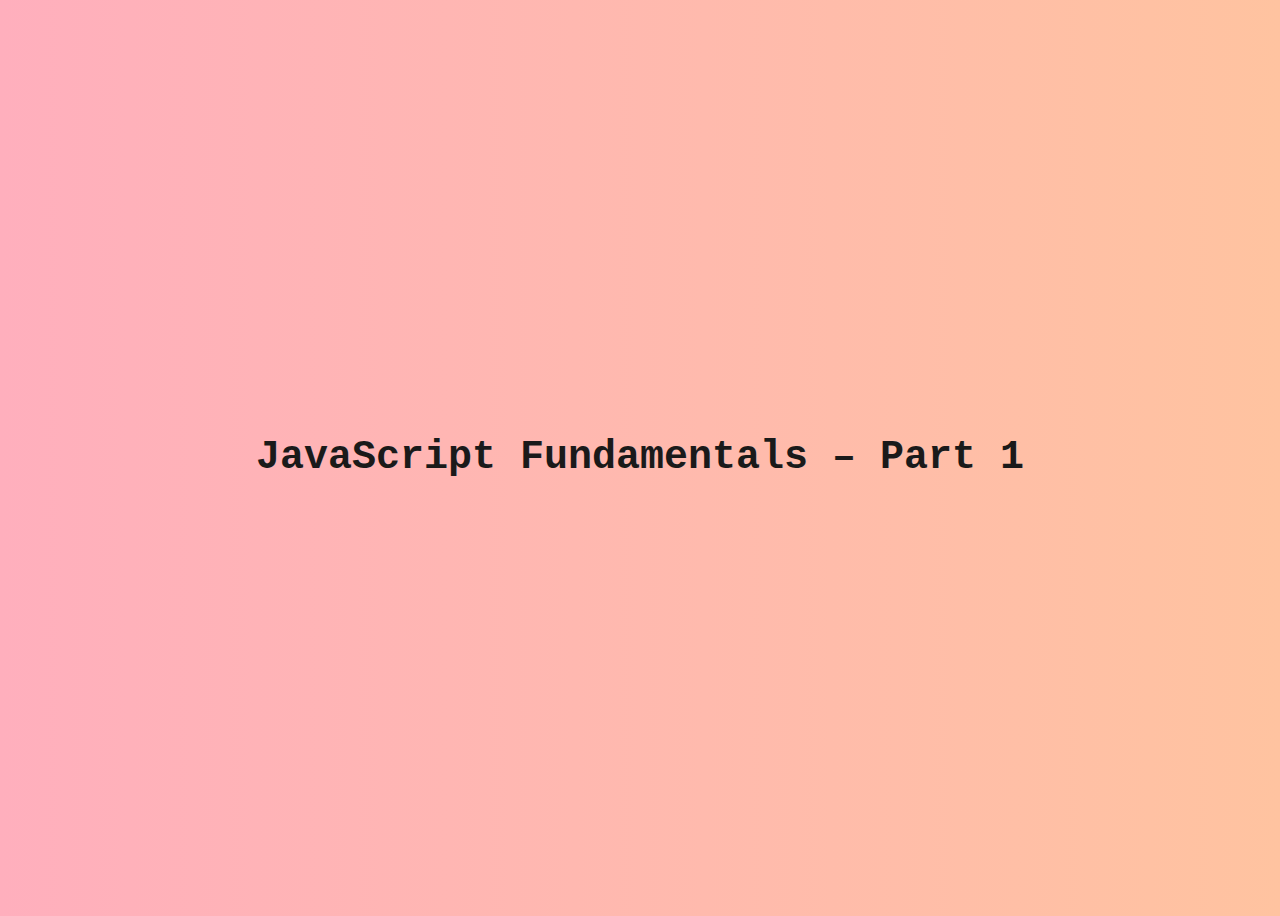
<file: fundamentals-part1/index.html>
<!DOCTYPE html>
<html>
  <head>
    <meta charset="UTF-8" />
    <meta name="viewport" content="width=device-width, initial-scale=1.0" />
    <meta http-equiv="X-UA-Compatible" content="ie=edge" />
    <title>JavaScript Fundamentals – Part 1</title>
    <style>
      body {
        height: 100vh;
        display: flex;
        align-items: center;
        background: rgb(255, 175, 189);
        background: linear-gradient(
          90deg,
          rgba(255, 175, 189, 1) 0%,
          rgba(255, 195, 160, 1) 100%
        );
      }
      h1 {
        font-family: monospace;
        font-size: 40px;
        line-height: 1.3;
        width: 100%;
        padding: 30px;
        text-align: center;
        color: rgb(26, 26, 26);
      }
    </style>
  </head>
  <body>
    <h1>JavaScript Fundamentals – Part 1</h1>
    <script src="script.js"></script>
  </body>
</html>
</file>
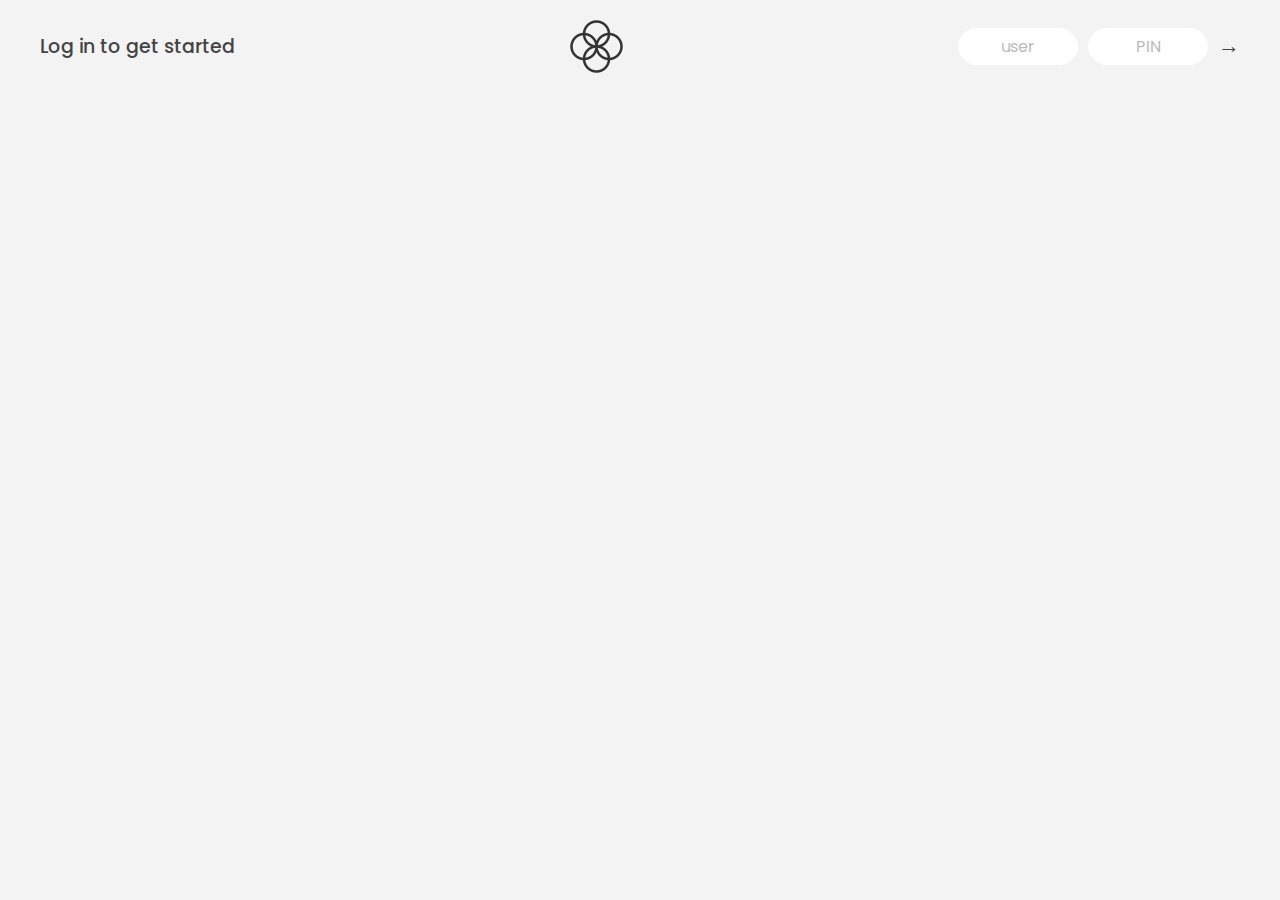
<file: 12-numbers-dates-timers-bankist/final/index.html>
<!DOCTYPE html>
<html lang="en">
  <head>
    <meta charset="UTF-8" />
    <meta name="viewport" content="width=device-width, initial-scale=1.0" />
    <meta http-equiv="X-UA-Compatible" content="ie=edge" />
    <link rel="shortcut icon" type="image/png" href="/icon.png" />

    <link
      href="https://fonts.googleapis.com/css?family=Poppins:400,500,600&display=swap"
      rel="stylesheet"
    />

    <link rel="stylesheet" href="style.css" />
    <title>Bankist</title>
  </head>
  <body>
    <!-- TOP NAVIGATION -->
    <nav>
      <p class="welcome">Log in to get started</p>
      <img src="logo.png" alt="Logo" class="logo" />
      <form class="login">
        <input
          type="text"
          placeholder="user"
          class="login__input login__input--user"
        />
        <!-- In practice, use type="password" -->
        <input
          type="text"
          placeholder="PIN"
          maxlength="4"
          class="login__input login__input--pin"
        />
        <button class="login__btn">&rarr;</button>
      </form>
    </nav>

    <main class="app">
      <!-- BALANCE -->
      <div class="balance">
        <div>
          <p class="balance__label">Current balance</p>
          <p class="balance__date">
            As of <span class="date">05/03/2037</span>
          </p>
        </div>
        <p class="balance__value">0000€</p>
      </div>

      <!-- MOVEMENTS -->
      <div class="movements">
        <div class="movements__row">
          <div class="movements__type movements__type--deposit">2 deposit</div>
          <div class="movements__date">3 days ago</div>
          <div class="movements__value">4 000€</div>
        </div>
        <div class="movements__row">
          <div class="movements__type movements__type--withdrawal">
            1 withdrawal
          </div>
          <div class="movements__date">24/01/2037</div>
          <div class="movements__value">-378€</div>
        </div>
      </div>

      <!-- SUMMARY -->
      <div class="summary">
        <p class="summary__label">In</p>
        <p class="summary__value summary__value--in">0000€</p>
        <p class="summary__label">Out</p>
        <p class="summary__value summary__value--out">0000€</p>
        <p class="summary__label">Interest</p>
        <p class="summary__value summary__value--interest">0000€</p>
        <button class="btn--sort">&downarrow; SORT</button>
      </div>

      <!-- OPERATION: TRANSFERS -->
      <div class="operation operation--transfer">
        <h2>Transfer money</h2>
        <form class="form form--transfer">
          <input type="text" class="form__input form__input--to" />
          <input type="number" class="form__input form__input--amount" />
          <button class="form__btn form__btn--transfer">&rarr;</button>
          <label class="form__label">Transfer to</label>
          <label class="form__label">Amount</label>
        </form>
      </div>

      <!-- OPERATION: LOAN -->
      <div class="operation operation--loan">
        <h2>Request loan</h2>
        <form class="form form--loan">
          <input type="number" class="form__input form__input--loan-amount" />
          <button class="form__btn form__btn--loan">&rarr;</button>
          <label class="form__label form__label--loan">Amount</label>
        </form>
      </div>

      <!-- OPERATION: CLOSE -->
      <div class="operation operation--close">
        <h2>Close account</h2>
        <form class="form form--close">
          <input type="text" class="form__input form__input--user" />
          <input
            type="password"
            maxlength="6"
            class="form__input form__input--pin"
          />
          <button class="form__btn form__btn--close">&rarr;</button>
          <label class="form__label">Confirm user</label>
          <label class="form__label">Confirm PIN</label>
        </form>
      </div>

      <!-- LOGOUT TIMER -->
      <p class="logout-timer">
        You will be logged out in <span class="timer">05:00</span>
      </p>
    </main>

    <!-- <footer>
      &copy; by Jonas Schmedtmann. Don't claim as your own :)
    </footer> -->

    <script src="script.js"></script>
  </body>
</html>
</file>
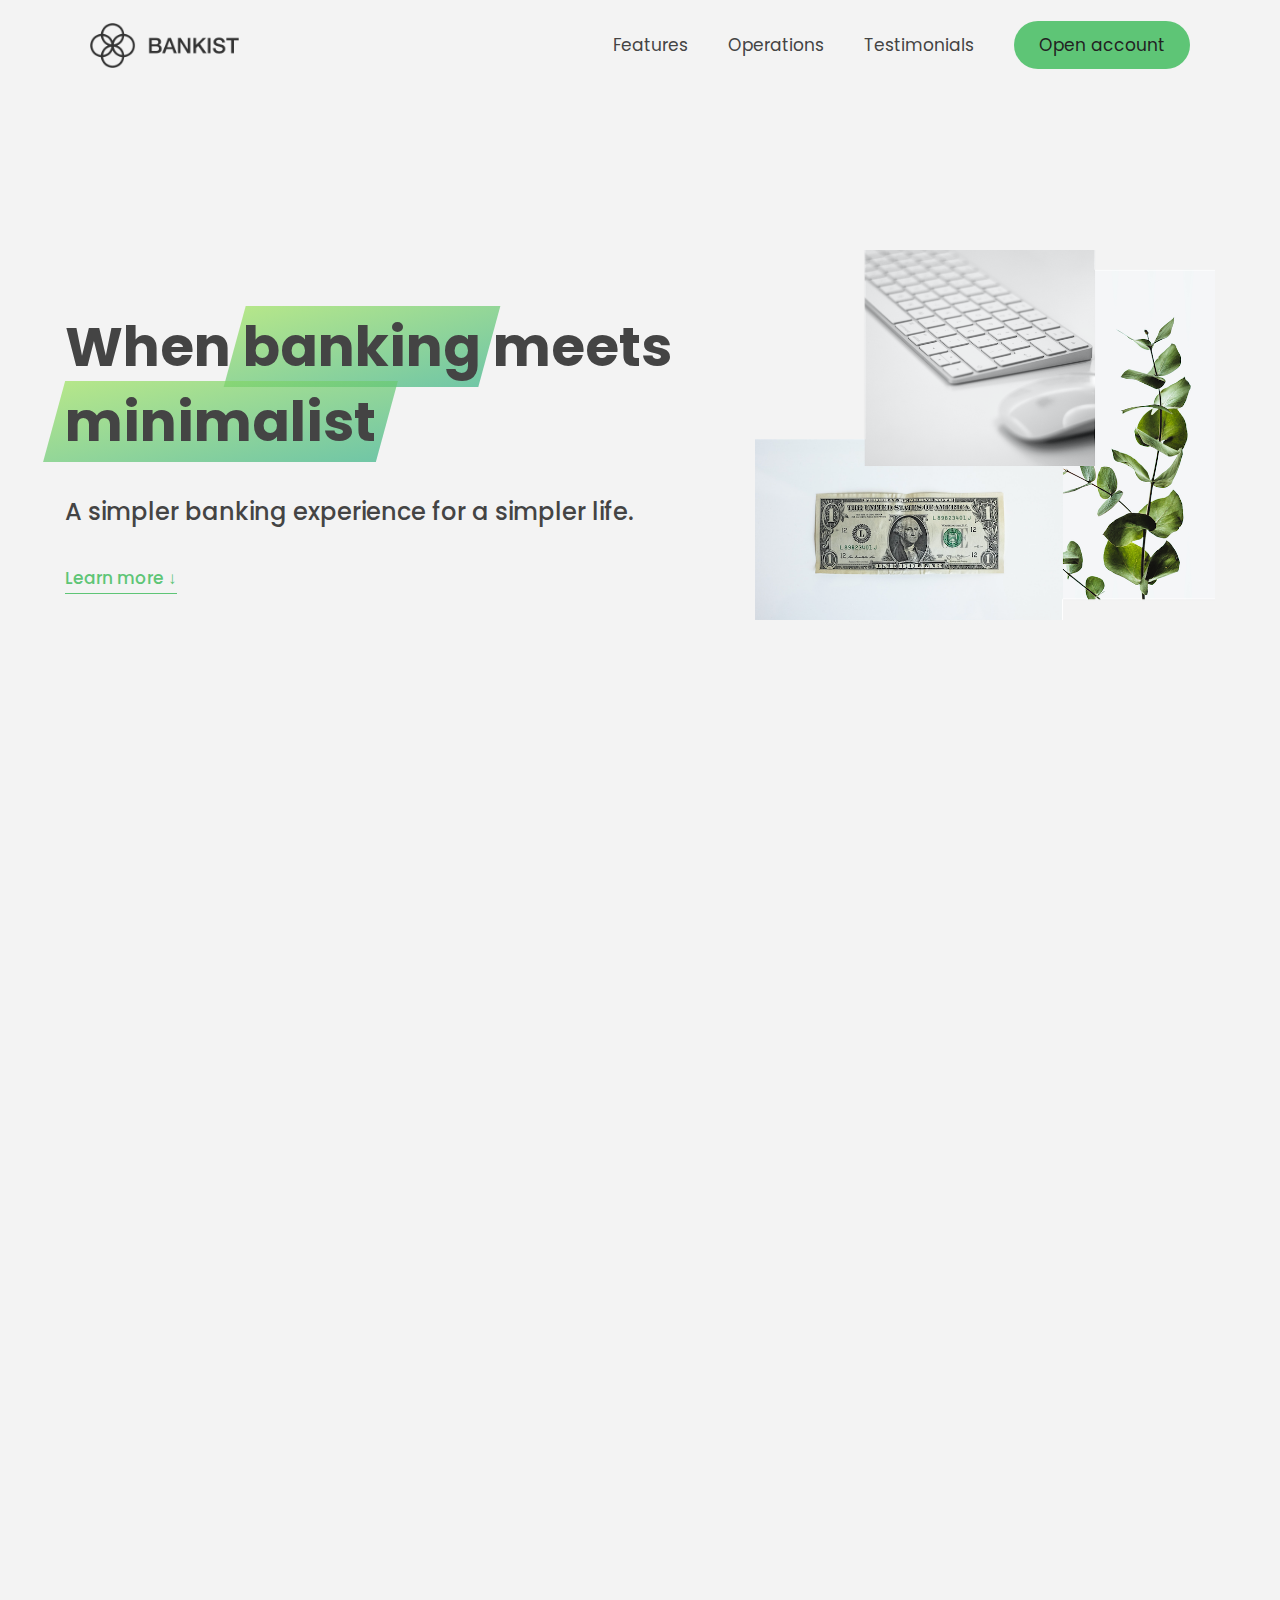
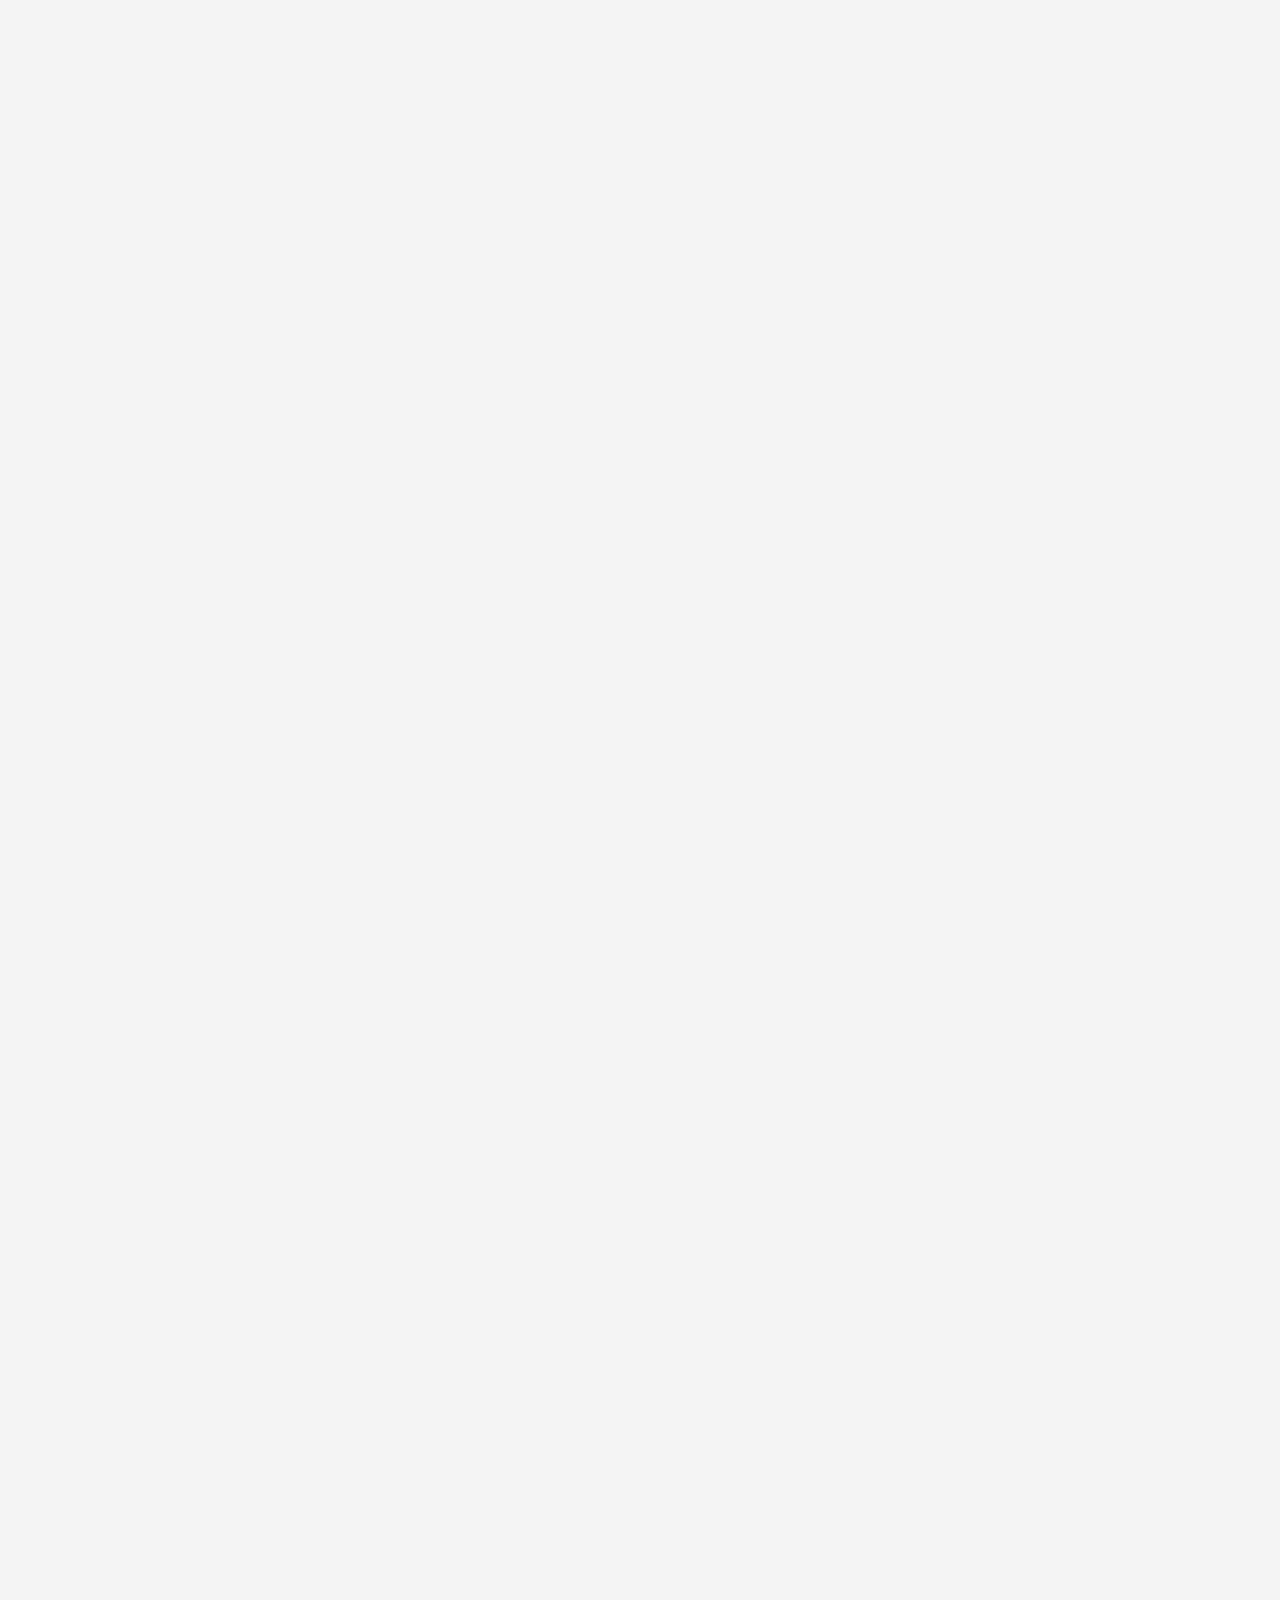
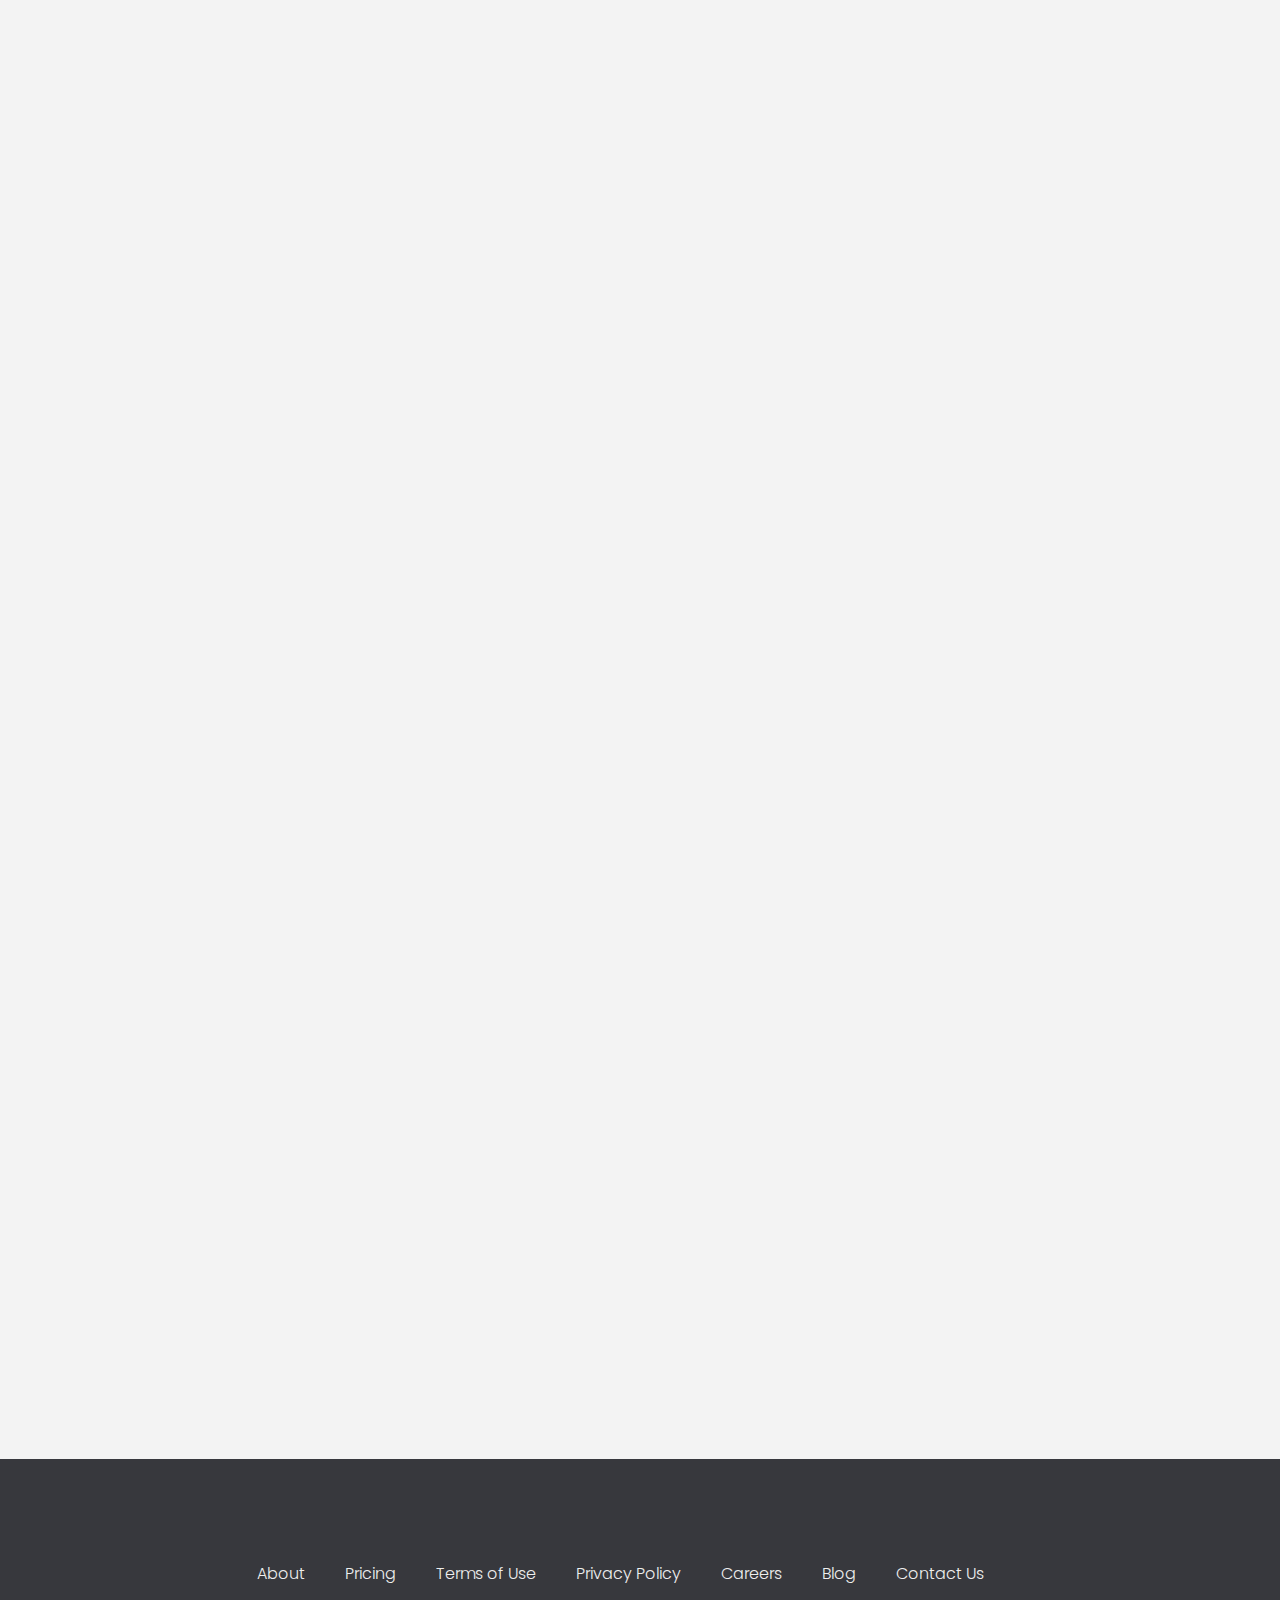
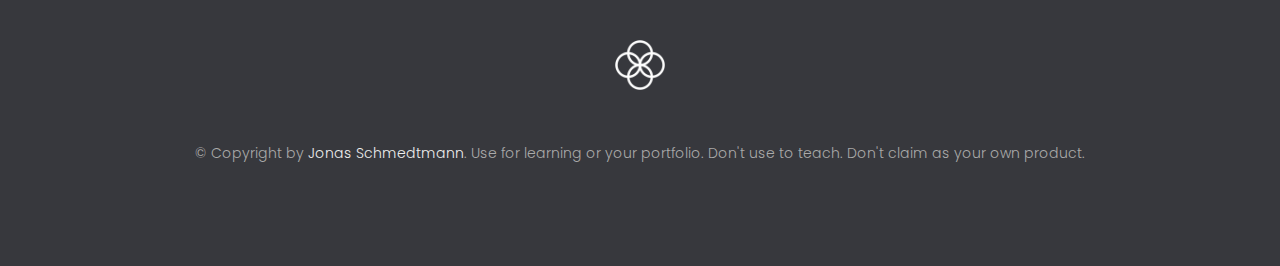
<file: 13-advanced-dom-bankist/final/index.html>
<!DOCTYPE html>
<html lang="en">
  <head>
    <meta charset="UTF-8" />
    <meta name="viewport" content="width=device-width, initial-scale=1.0" />
    <meta http-equiv="X-UA-Compatible" content="ie=edge" />
    <link rel="shortcut icon" type="image/png" href="img/icon.png" />

    <link
      href="https://fonts.googleapis.com/css?family=Poppins:300,400,500,600&display=swap"
      rel="stylesheet"
    />
    <link rel="stylesheet" href="style.css" />
    <title>Bankist | When Banking meets Minimalist</title>

    <script defer src="script.js"></script>
  </head>
  <body>
    <header class="header">
      <nav class="nav">
        <img
          src="img/logo.png"
          alt="Bankist logo"
          class="nav__logo"
          id="logo"
          designer="Jonas"
          data-version-number="3.0"
        />
        <ul class="nav__links">
          <li class="nav__item">
            <a class="nav__link" href="#section--1">Features</a>
          </li>
          <li class="nav__item">
            <a class="nav__link" href="#section--2">Operations</a>
          </li>
          <li class="nav__item">
            <a class="nav__link" href="#section--3">Testimonials</a>
          </li>
          <li class="nav__item">
            <a class="nav__link nav__link--btn btn--show-modal" href="#"
              >Open account</a
            >
          </li>
        </ul>
      </nav>

      <div class="header__title">
        <!-- <h1 onclick="alert('HTML alert')"> -->
        <h1>
          When
          <!-- Green highlight effect -->
          <span class="highlight">banking</span>
          meets<br />
          <span class="highlight">minimalist</span>
        </h1>
        <h4>A simpler banking experience for a simpler life.</h4>
        <button class="btn--text btn--scroll-to">Learn more &DownArrow;</button>
        <img
          src="img/hero.png"
          class="header__img"
          alt="Minimalist bank items"
        />
      </div>
    </header>

    <section class="section" id="section--1">
      <div class="section__title">
        <h2 class="section__description">Features</h2>
        <h3 class="section__header">
          Everything you need in a modern bank and more.
        </h3>
      </div>

      <div class="features">
        <img
          src="img/digital-lazy.jpg"
          data-src="img/digital.jpg"
          alt="Computer"
          class="features__img lazy-img"
        />
        <div class="features__feature">
          <div class="features__icon">
            <svg>
              <use xlink:href="img/icons.svg#icon-monitor"></use>
            </svg>
          </div>
          <h5 class="features__header">100% digital bank</h5>
          <p>
            Lorem ipsum dolor sit amet consectetur adipisicing elit. Unde alias
            sint quos? Accusantium a fugiat porro reiciendis saepe quibusdam
            debitis ducimus.
          </p>
        </div>

        <div class="features__feature">
          <div class="features__icon">
            <svg>
              <use xlink:href="img/icons.svg#icon-trending-up"></use>
            </svg>
          </div>
          <h5 class="features__header">Watch your money grow</h5>
          <p>
            Nesciunt quos autem dolorum voluptates cum dolores dicta fuga
            inventore ab? Nulla incidunt eius numquam sequi iste pariatur
            quibusdam!
          </p>
        </div>
        <img
          src="img/grow-lazy.jpg"
          data-src="img/grow.jpg"
          alt="Plant"
          class="features__img lazy-img"
        />

        <img
          src="img/card-lazy.jpg"
          data-src="img/card.jpg"
          alt="Credit card"
          class="features__img lazy-img"
        />
        <div class="features__feature">
          <div class="features__icon">
            <svg>
              <use xlink:href="img/icons.svg#icon-credit-card"></use>
            </svg>
          </div>
          <h5 class="features__header">Free debit card included</h5>
          <p>
            Quasi, fugit in cumque cupiditate reprehenderit debitis animi enim
            eveniet consequatur odit quam quos possimus assumenda dicta fuga
            inventore ab.
          </p>
        </div>
      </div>
    </section>

    <section class="section" id="section--2">
      <div class="section__title">
        <h2 class="section__description">Operations</h2>
        <h3 class="section__header">
          Everything as simple as possible, but no simpler.
        </h3>
      </div>

      <div class="operations">
        <div class="operations__tab-container">
          <button
            class="btn operations__tab operations__tab--1 operations__tab--active"
            data-tab="1"
          >
            <span>01</span>Instant Transfers
          </button>
          <button class="btn operations__tab operations__tab--2" data-tab="2">
            <span>02</span>Instant Loans
          </button>
          <button class="btn operations__tab operations__tab--3" data-tab="3">
            <span>03</span>Instant Closing
          </button>
        </div>
        <div
          class="operations__content operations__content--1 operations__content--active"
        >
          <div class="operations__icon operations__icon--1">
            <svg>
              <use xlink:href="img/icons.svg#icon-upload"></use>
            </svg>
          </div>
          <h5 class="operations__header">
            Tranfser money to anyone, instantly! No fees, no BS.
          </h5>
          <p>
            Lorem ipsum dolor sit amet, consectetur adipisicing elit, sed do
            eiusmod tempor incididunt ut labore et dolore magna aliqua. Ut enim
            ad minim veniam, quis nostrud exercitation ullamco laboris nisi ut
            aliquip ex ea commodo consequat.
          </p>
        </div>

        <div class="operations__content operations__content--2">
          <div class="operations__icon operations__icon--2">
            <svg>
              <use xlink:href="img/icons.svg#icon-home"></use>
            </svg>
          </div>
          <h5 class="operations__header">
            Buy a home or make your dreams come true, with instant loans.
          </h5>
          <p>
            Duis aute irure dolor in reprehenderit in voluptate velit esse
            cillum dolore eu fugiat nulla pariatur. Excepteur sint occaecat
            cupidatat non proident, sunt in culpa qui officia deserunt mollit
            anim id est laborum.
          </p>
        </div>
        <div class="operations__content operations__content--3">
          <div class="operations__icon operations__icon--3">
            <svg>
              <use xlink:href="img/icons.svg#icon-user-x"></use>
            </svg>
          </div>
          <h5 class="operations__header">
            No longer need your account? No problem! Close it instantly.
          </h5>
          <p>
            Excepteur sint occaecat cupidatat non proident, sunt in culpa qui
            officia deserunt mollit anim id est laborum. Ut enim ad minim
            veniam, quis nostrud exercitation ullamco laboris nisi ut aliquip ex
            ea commodo consequat.
          </p>
        </div>
      </div>
    </section>

    <section class="section" id="section--3">
      <div class="section__title section__title--testimonials">
        <h2 class="section__description">Not sure yet?</h2>
        <h3 class="section__header">
          Millions of Bankists are already making their lifes simpler.
        </h3>
      </div>

      <div class="slider">
        <div class="slide">
          <div class="testimonial">
            <h5 class="testimonial__header">Best financial decision ever!</h5>
            <blockquote class="testimonial__text">
              Lorem ipsum dolor sit, amet consectetur adipisicing elit.
              Accusantium quas quisquam non? Quas voluptate nulla minima
              deleniti optio ullam nesciunt, numquam corporis et asperiores
              laboriosam sunt, praesentium suscipit blanditiis. Necessitatibus
              id alias reiciendis, perferendis facere pariatur dolore veniam
              autem esse non voluptatem saepe provident nihil molestiae.
            </blockquote>
            <address class="testimonial__author">
              <img src="img/user-1.jpg" alt="" class="testimonial__photo" />
              <h6 class="testimonial__name">Aarav Lynn</h6>
              <p class="testimonial__location">San Francisco, USA</p>
            </address>
          </div>
        </div>

        <div class="slide">
          <div class="testimonial">
            <h5 class="testimonial__header">
              The last step to becoming a complete minimalist
            </h5>
            <blockquote class="testimonial__text">
              Quisquam itaque deserunt ullam, quia ea repellendus provident,
              ducimus neque ipsam modi voluptatibus doloremque, corrupti
              laborum. Incidunt numquam perferendis veritatis neque repellendus.
              Lorem, ipsum dolor sit amet consectetur adipisicing elit. Illo
              deserunt exercitationem deleniti.
            </blockquote>
            <address class="testimonial__author">
              <img src="img/user-2.jpg" alt="" class="testimonial__photo" />
              <h6 class="testimonial__name">Miyah Miles</h6>
              <p class="testimonial__location">London, UK</p>
            </address>
          </div>
        </div>

        <div class="slide">
          <div class="testimonial">
            <h5 class="testimonial__header">
              Finally free from old-school banks
            </h5>
            <blockquote class="testimonial__text">
              Debitis, nihil sit minus suscipit magni aperiam vel tenetur
              incidunt commodi architecto numquam omnis nulla autem,
              necessitatibus blanditiis modi similique quidem. Odio aliquam
              culpa dicta beatae quod maiores ipsa minus consequatur error sunt,
              deleniti saepe aliquid quos inventore sequi. Necessitatibus id
              alias reiciendis, perferendis facere.
            </blockquote>
            <address class="testimonial__author">
              <img src="img/user-3.jpg" alt="" class="testimonial__photo" />
              <h6 class="testimonial__name">Francisco Gomes</h6>
              <p class="testimonial__location">Lisbon, Portugal</p>
            </address>
          </div>
        </div>

        <button class="slider__btn slider__btn--left">&larr;</button>
        <button class="slider__btn slider__btn--right">&rarr;</button>
        <div class="dots"></div>
      </div>
    </section>

    <section class="section section--sign-up">
      <div class="section__title">
        <h3 class="section__header">
          The best day to join Bankist was one year ago. The second best is
          today!
        </h3>
      </div>
      <button class="btn btn--show-modal">Open your free account today!</button>
    </section>

    <footer class="footer">
      <ul class="footer__nav">
        <li class="footer__item">
          <a class="footer__link" href="#">About</a>
        </li>
        <li class="footer__item">
          <a class="footer__link" href="#">Pricing</a>
        </li>
        <li class="footer__item">
          <a class="footer__link" href="#">Terms of Use</a>
        </li>
        <li class="footer__item">
          <a class="footer__link" href="#">Privacy Policy</a>
        </li>
        <li class="footer__item">
          <a class="footer__link" href="#">Careers</a>
        </li>
        <li class="footer__item">
          <a class="footer__link" href="#">Blog</a>
        </li>
        <li class="footer__item">
          <a class="footer__link" href="#">Contact Us</a>
        </li>
      </ul>
      <img src="img/icon.png" alt="Logo" class="footer__logo" />
      <p class="footer__copyright">
        &copy; Copyright by
        <a
          class="footer__link twitter-link"
          target="_blank"
          href="https://twitter.com/jonasschmedtman"
          >Jonas Schmedtmann</a
        >. Use for learning or your portfolio. Don't use to teach. Don't claim
        as your own product.
      </p>
    </footer>

    <div class="modal hidden">
      <button class="btn--close-modal">&times;</button>
      <h2 class="modal__header">
        Open your bank account <br />
        in just <span class="highlight">5 minutes</span>
      </h2>
      <form class="modal__form">
        <label>First Name</label>
        <input type="text" />
        <label>Last Name</label>
        <input type="text" />
        <label>Email Address</label>
        <input type="email" />
        <button class="btn">Next step &rarr;</button>
      </form>
    </div>
    <div class="overlay hidden"></div>

    <!-- <script src="script.js"></script> -->
  </body>
</html>
</file>
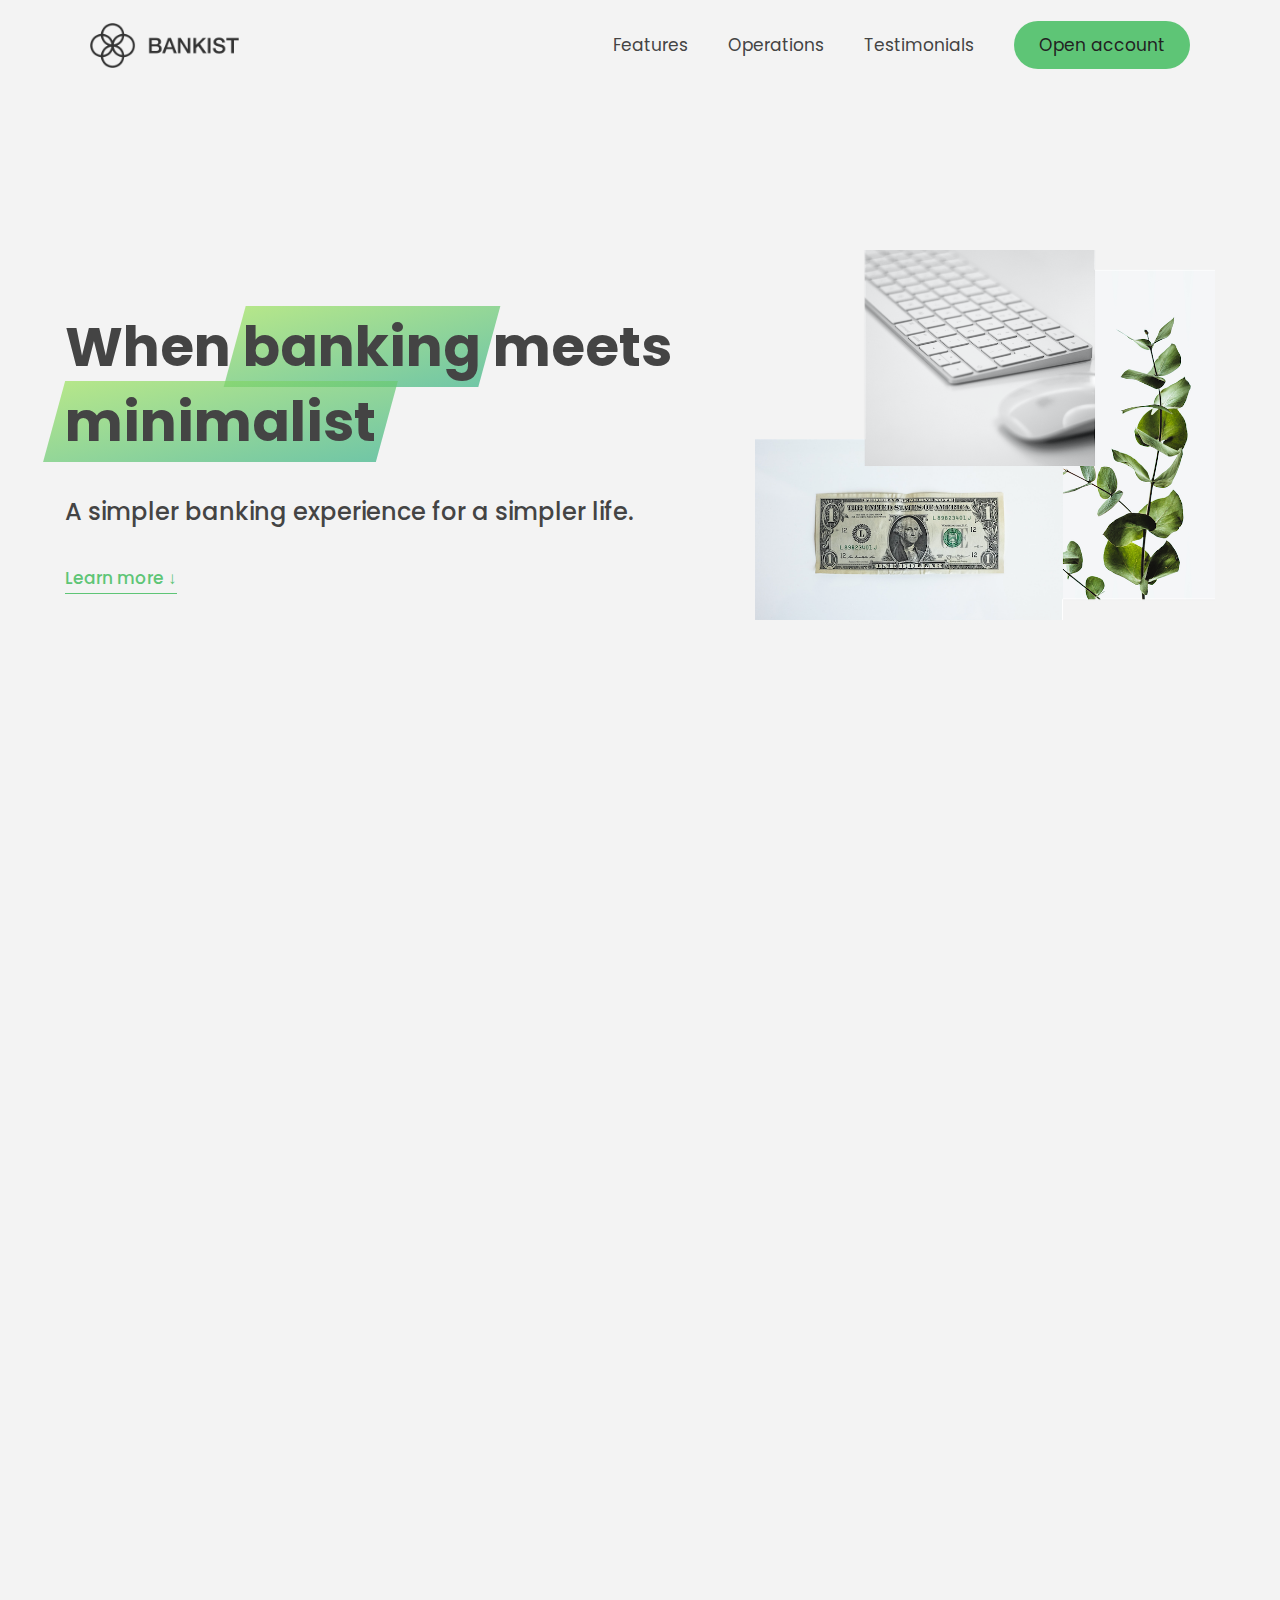
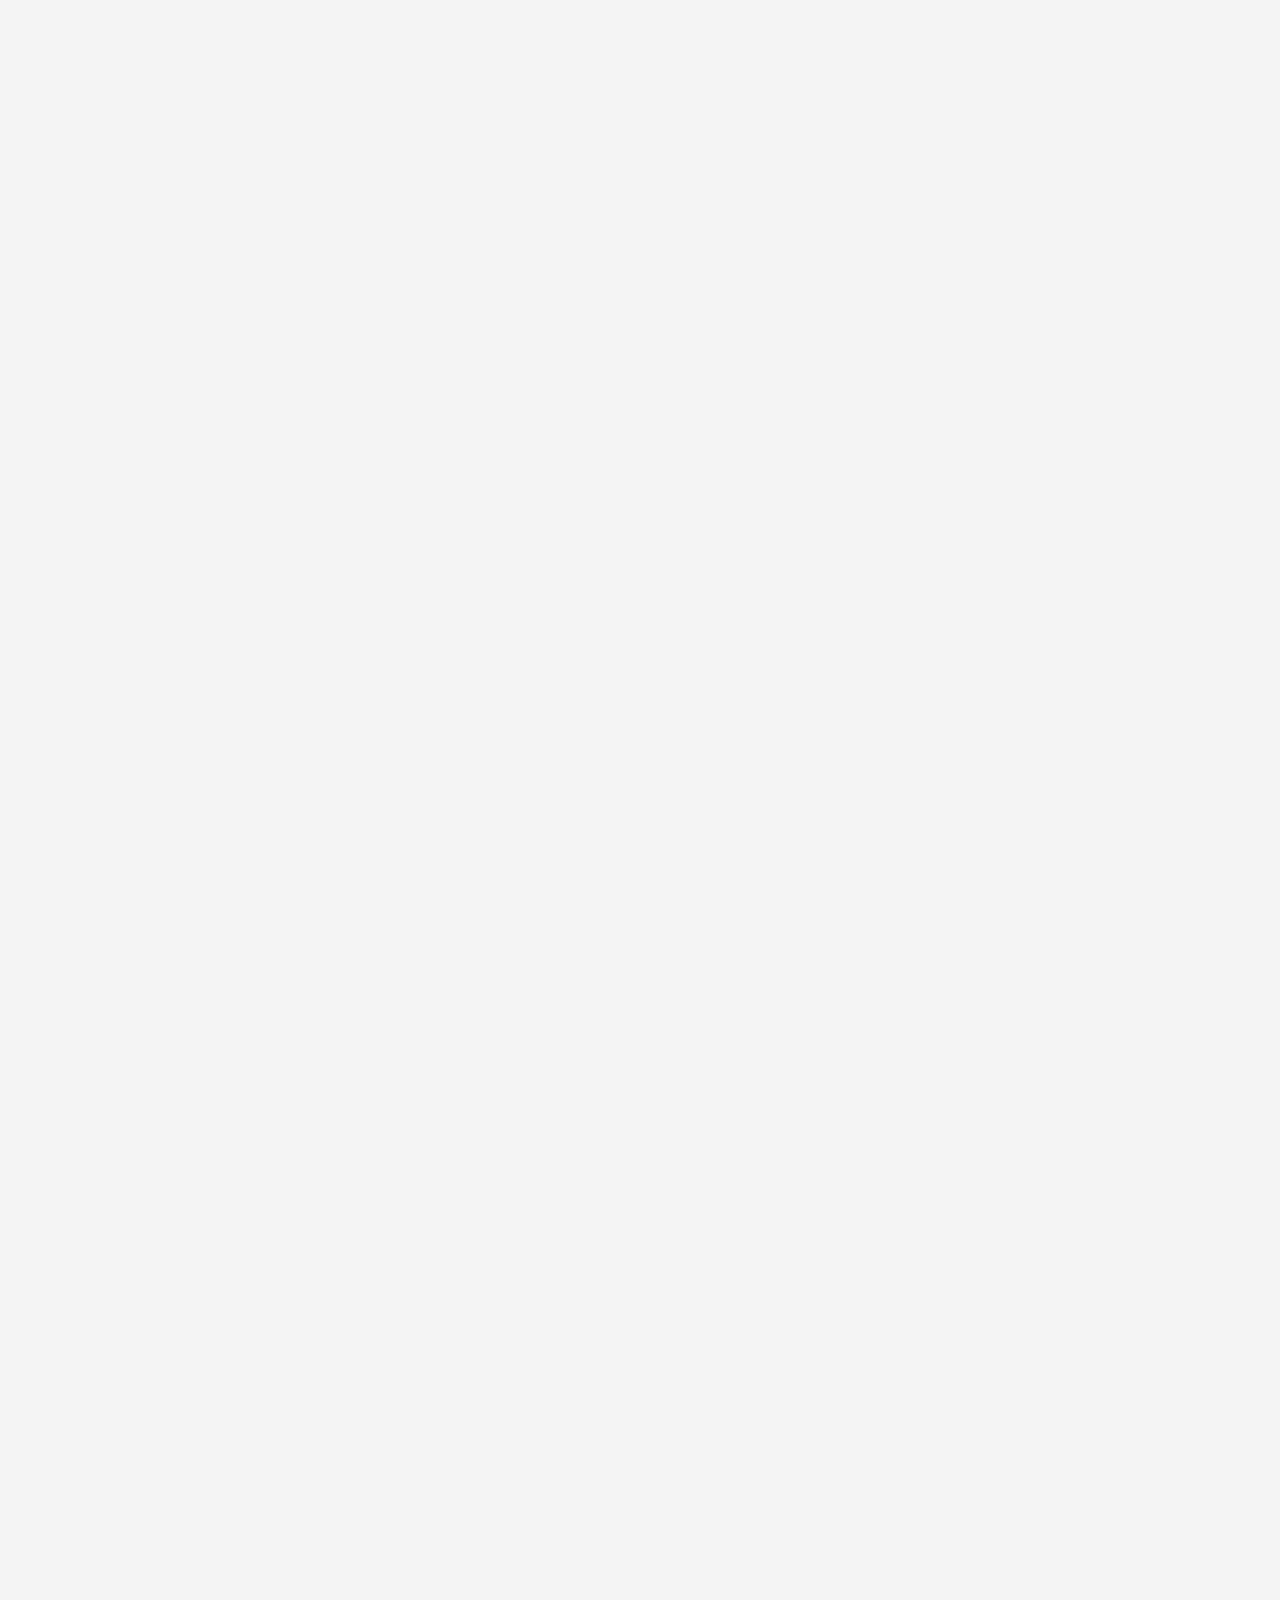
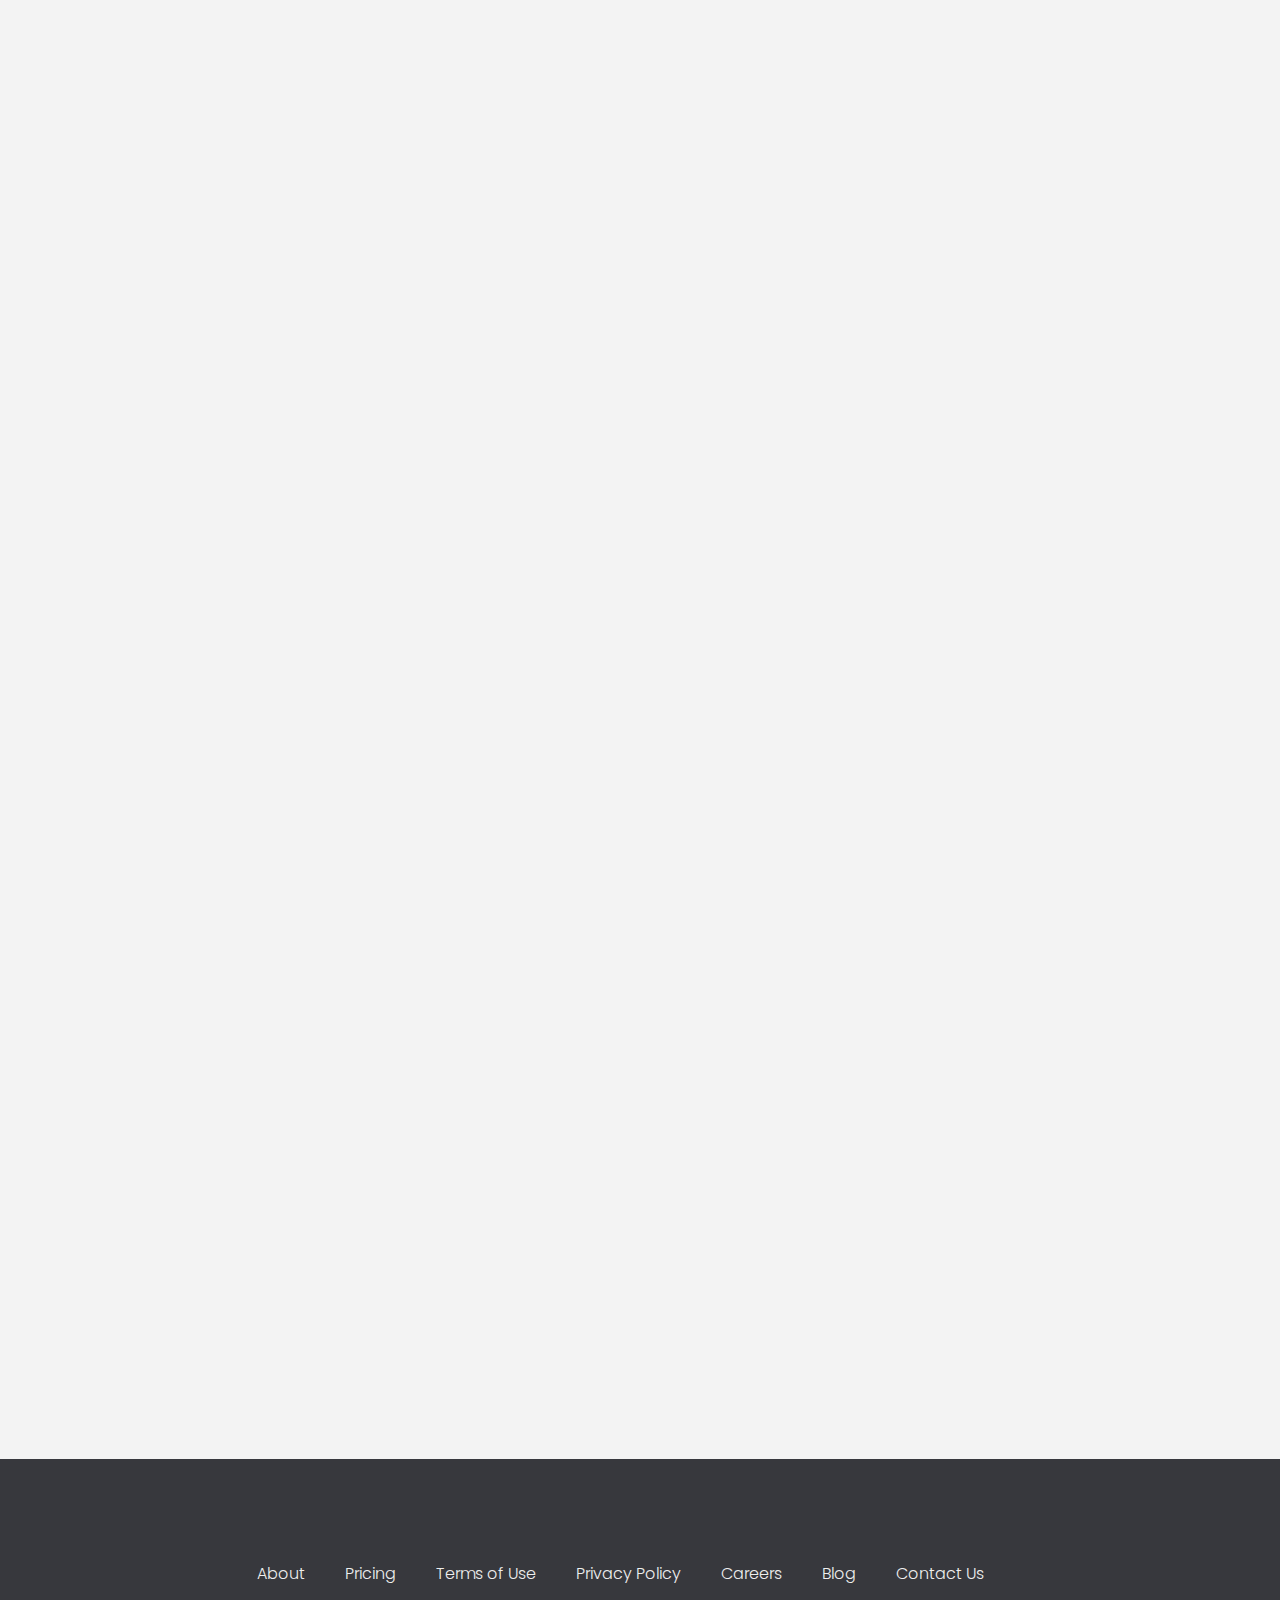
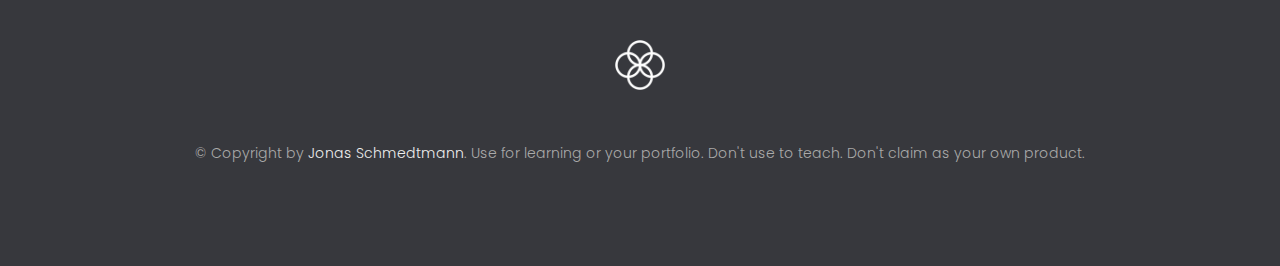
<file: 13-advanced-dom-bankist/starter/index.html>
<!DOCTYPE html>
<html lang="en">
  <head>
    <meta charset="UTF-8" />
    <meta name="viewport" content="width=device-width, initial-scale=1.0" />
    <meta http-equiv="X-UA-Compatible" content="ie=edge" />
    <link rel="shortcut icon" type="image/png" href="img/icon.png" />

    <link
      href="https://fonts.googleapis.com/css?family=Poppins:300,400,500,600&display=swap"
      rel="stylesheet"
    />
    <link rel="stylesheet" href="style.css" />
    <title>Bankist | When Banking meets Minimalist</title>
  </head>
  <body>
    <header class="header">
      <nav class="nav">
        <img
          src="img/logo.png"
          alt="Bankist logo"
          class="nav__logo"
          id="logo"
          designer="Lucas"
          data-version-number="3.0"
        />
        <ul class="nav__links">
          <li class="nav__item">
            <a class="nav__link" href="#section--1">Features</a>
          </li>
          <li class="nav__item">
            <a class="nav__link" href="#section--2">Operations</a>
          </li>
          <li class="nav__item">
            <a class="nav__link" href="#section--3">Testimonials</a>
          </li>
          <li class="nav__item">
            <a class="nav__link nav__link--btn btn--show-modal" href="#"
              >Open account</a
            >
          </li>
        </ul>
      </nav>

      <div class="header__title">
        <!-- <h1 onclick="alert('HTML alert')"> -->
        <h1>
          When
          <!-- Green highlight effect -->
          <span class="highlight">banking</span>
          meets<br />
          <span class="highlight">minimalist</span>
        </h1>
        <h4>A simpler banking experience for a simpler life.</h4>
        <button class="btn--text btn--scroll-to">Learn more &DownArrow;</button>
        <img
          src="img/hero.png"
          class="header__img"
          alt="Minimalist bank items"
        />
      </div>
    </header>

    <section class="section" id="section--1">
      <div class="section__title">
        <h2 class="section__description">Features</h2>
        <h3 class="section__header">
          Everything you need in a modern bank and more.
        </h3>
      </div>

      <div class="features">
        <img
          src="img/digital-lazy.jpg"
          data-src="img/digital.jpg"
          alt="Computer"
          class="features__img lazy-img"
        />
        <div class="features__feature">
          <div class="features__icon">
            <svg>
              <use xlink:href="img/icons.svg#icon-monitor"></use>
            </svg>
          </div>
          <h5 class="features__header">100% digital bank</h5>
          <p>
            Lorem ipsum dolor sit amet consectetur adipisicing elit. Unde alias
            sint quos? Accusantium a fugiat porro reiciendis saepe quibusdam
            debitis ducimus.
          </p>
        </div>

        <div class="features__feature">
          <div class="features__icon">
            <svg>
              <use xlink:href="img/icons.svg#icon-trending-up"></use>
            </svg>
          </div>
          <h5 class="features__header">Watch your money grow</h5>
          <p>
            Nesciunt quos autem dolorum voluptates cum dolores dicta fuga
            inventore ab? Nulla incidunt eius numquam sequi iste pariatur
            quibusdam!
          </p>
        </div>
        <img
          src="img/grow-lazy.jpg"
          data-src="img/grow.jpg"
          alt="Plant"
          class="features__img lazy-img"
        />

        <img
          src="img/card-lazy.jpg"
          data-src="img/card.jpg"
          alt="Credit card"
          class="features__img lazy-img"
        />
        <div class="features__feature">
          <div class="features__icon">
            <svg>
              <use xlink:href="img/icons.svg#icon-credit-card"></use>
            </svg>
          </div>
          <h5 class="features__header">Free debit card included</h5>
          <p>
            Quasi, fugit in cumque cupiditate reprehenderit debitis animi enim
            eveniet consequatur odit quam quos possimus assumenda dicta fuga
            inventore ab.
          </p>
        </div>
      </div>
    </section>

    <section class="section" id="section--2">
      <div class="section__title">
        <h2 class="section__description">Operations</h2>
        <h3 class="section__header">
          Everything as simple as possible, but no simpler.
        </h3>
      </div>

      <div class="operations">
        <div class="operations__tab-container">
          <button
            class="
              btn
              operations__tab operations__tab--1 operations__tab--active
            "
            data-tab="1"
          >
            <span>01</span>Instant Transfers
          </button>
          <button class="btn operations__tab operations__tab--2" data-tab="2">
            <span>02</span>Instant Loans
          </button>
          <button class="btn operations__tab operations__tab--3" data-tab="3">
            <span>03</span>Instant Closing
          </button>
        </div>
        <div
          class="
            operations__content
            operations__content--1
            operations__content--active
          "
        >
          <div class="operations__icon operations__icon--1">
            <svg>
              <use xlink:href="img/icons.svg#icon-upload"></use>
            </svg>
          </div>
          <h5 class="operations__header">
            Tranfser money to anyone, instantly! No fees, no BS.
          </h5>
          <p>
            Lorem ipsum dolor sit amet, consectetur adipisicing elit, sed do
            eiusmod tempor incididunt ut labore et dolore magna aliqua. Ut enim
            ad minim veniam, quis nostrud exercitation ullamco laboris nisi ut
            aliquip ex ea commodo consequat.
          </p>
        </div>

        <div class="operations__content operations__content--2">
          <div class="operations__icon operations__icon--2">
            <svg>
              <use xlink:href="img/icons.svg#icon-home"></use>
            </svg>
          </div>
          <h5 class="operations__header">
            Buy a home or make your dreams come true, with instant loans.
          </h5>
          <p>
            Duis aute irure dolor in reprehenderit in voluptate velit esse
            cillum dolore eu fugiat nulla pariatur. Excepteur sint occaecat
            cupidatat non proident, sunt in culpa qui officia deserunt mollit
            anim id est laborum.
          </p>
        </div>
        <div class="operations__content operations__content--3">
          <div class="operations__icon operations__icon--3">
            <svg>
              <use xlink:href="img/icons.svg#icon-user-x"></use>
            </svg>
          </div>
          <h5 class="operations__header">
            No longer need your account? No problem! Close it instantly.
          </h5>
          <p>
            Excepteur sint occaecat cupidatat non proident, sunt in culpa qui
            officia deserunt mollit anim id est laborum. Ut enim ad minim
            veniam, quis nostrud exercitation ullamco laboris nisi ut aliquip ex
            ea commodo consequat.
          </p>
        </div>
      </div>
    </section>

    <section class="section" id="section--3">
      <div class="section__title section__title--testimonials">
        <h2 class="section__description">Not sure yet?</h2>
        <h3 class="section__header">
          Millions of Bankists are already making their lifes simpler.
        </h3>
      </div>

      <div class="slider">
        <div class="slide slide--1">
          <div class="testimonial">
            <h5 class="testimonial__header">Best financial decision ever!</h5>
            <blockquote class="testimonial__text">
              Lorem ipsum dolor sit, amet consectetur adipisicing elit.
              Accusantium quas quisquam non? Quas voluptate nulla minima
              deleniti optio ullam nesciunt, numquam corporis et asperiores
              laboriosam sunt, praesentium suscipit blanditiis. Necessitatibus
              id alias reiciendis, perferendis facere pariatur dolore veniam
              autem esse non voluptatem saepe provident nihil molestiae.
            </blockquote>
            <address class="testimonial__author">
              <img src="img/user-1.jpg" alt="" class="testimonial__photo" />
              <h6 class="testimonial__name">Aarav Lynn</h6>
              <p class="testimonial__location">San Francisco, USA</p>
            </address>
          </div>
        </div>

        <div class="slide slide--2">
          <div class="testimonial">
            <h5 class="testimonial__header">
              The last step to becoming a complete minimalist
            </h5>
            <blockquote class="testimonial__text">
              Quisquam itaque deserunt ullam, quia ea repellendus provident,
              ducimus neque ipsam modi voluptatibus doloremque, corrupti
              laborum. Incidunt numquam perferendis veritatis neque repellendus.
              Lorem, ipsum dolor sit amet consectetur adipisicing elit. Illo
              deserunt exercitationem deleniti.
            </blockquote>
            <address class="testimonial__author">
              <img src="img/user-2.jpg" alt="" class="testimonial__photo" />
              <h6 class="testimonial__name">Miyah Miles</h6>
              <p class="testimonial__location">London, UK</p>
            </address>
          </div>
        </div>

        <div class="slide slide--3">
          <div class="testimonial">
            <h5 class="testimonial__header">
              Finally free from old-school banks
            </h5>
            <blockquote class="testimonial__text">
              Debitis, nihil sit minus suscipit magni aperiam vel tenetur
              incidunt commodi architecto numquam omnis nulla autem,
              necessitatibus blanditiis modi similique quidem. Odio aliquam
              culpa dicta beatae quod maiores ipsa minus consequatur error sunt,
              deleniti saepe aliquid quos inventore sequi. Necessitatibus id
              alias reiciendis, perferendis facere.
            </blockquote>
            <address class="testimonial__author">
              <img src="img/user-3.jpg" alt="" class="testimonial__photo" />
              <h6 class="testimonial__name">Francisco Gomes</h6>
              <p class="testimonial__location">Lisbon, Portugal</p>
            </address>
          </div>
        </div>

        <!-- <div class="slide"><img src="img/img-1.jpg" alt="Photo 1" /></div>
        <div class="slide"><img src="img/img-2.jpg" alt="Photo 2" /></div>
        <div class="slide"><img src="img/img-3.jpg" alt="Photo 3" /></div>
        <div class="slide"><img src="img/img-4.jpg" alt="Photo 4" /></div> -->
        <button class="slider__btn slider__btn--left">&larr;</button>
        <button class="slider__btn slider__btn--right">&rarr;</button>
        <div class="dots"></div>
      </div>
    </section>

    <section class="section section--sign-up">
      <div class="section__title">
        <h3 class="section__header">
          The best day to join Bankist was one year ago. The second best is
          today!
        </h3>
      </div>
      <button class="btn btn--show-modal">Open your free account today!</button>
    </section>

    <footer class="footer">
      <ul class="footer__nav">
        <li class="footer__item">
          <a class="footer__link" href="#">About</a>
        </li>
        <li class="footer__item">
          <a class="footer__link" href="#">Pricing</a>
        </li>
        <li class="footer__item">
          <a class="footer__link" href="#">Terms of Use</a>
        </li>
        <li class="footer__item">
          <a class="footer__link" href="#">Privacy Policy</a>
        </li>
        <li class="footer__item">
          <a class="footer__link" href="#">Careers</a>
        </li>
        <li class="footer__item">
          <a class="footer__link" href="#">Blog</a>
        </li>
        <li class="footer__item">
          <a class="footer__link" href="#">Contact Us</a>
        </li>
      </ul>
      <img src="img/icon.png" alt="Logo" class="footer__logo" />
      <p class="footer__copyright">
        &copy; Copyright by
        <a
          class="footer__link twitter-link"
          target="_blank"
          href="https://twitter.com/jonasschmedtman"
          >Jonas Schmedtmann</a
        >. Use for learning or your portfolio. Don't use to teach. Don't claim
        as your own product.
      </p>
    </footer>

    <div class="modal hidden">
      <button class="btn--close-modal">&times;</button>
      <h2 class="modal__header">
        Open your bank account <br />
        in just <span class="highlight">5 minutes</span>
      </h2>
      <form class="modal__form">
        <label>First Name</label>
        <input type="text" />
        <label>Last Name</label>
        <input type="text" />
        <label>E-mail Address</label>
        <input type="email" />
        <button class="btn">Next step &rarr;</button>
      </form>
    </div>
    <div class="overlay hidden"></div>

    <script src="script.js"></script>
  </body>
</html>
</file>
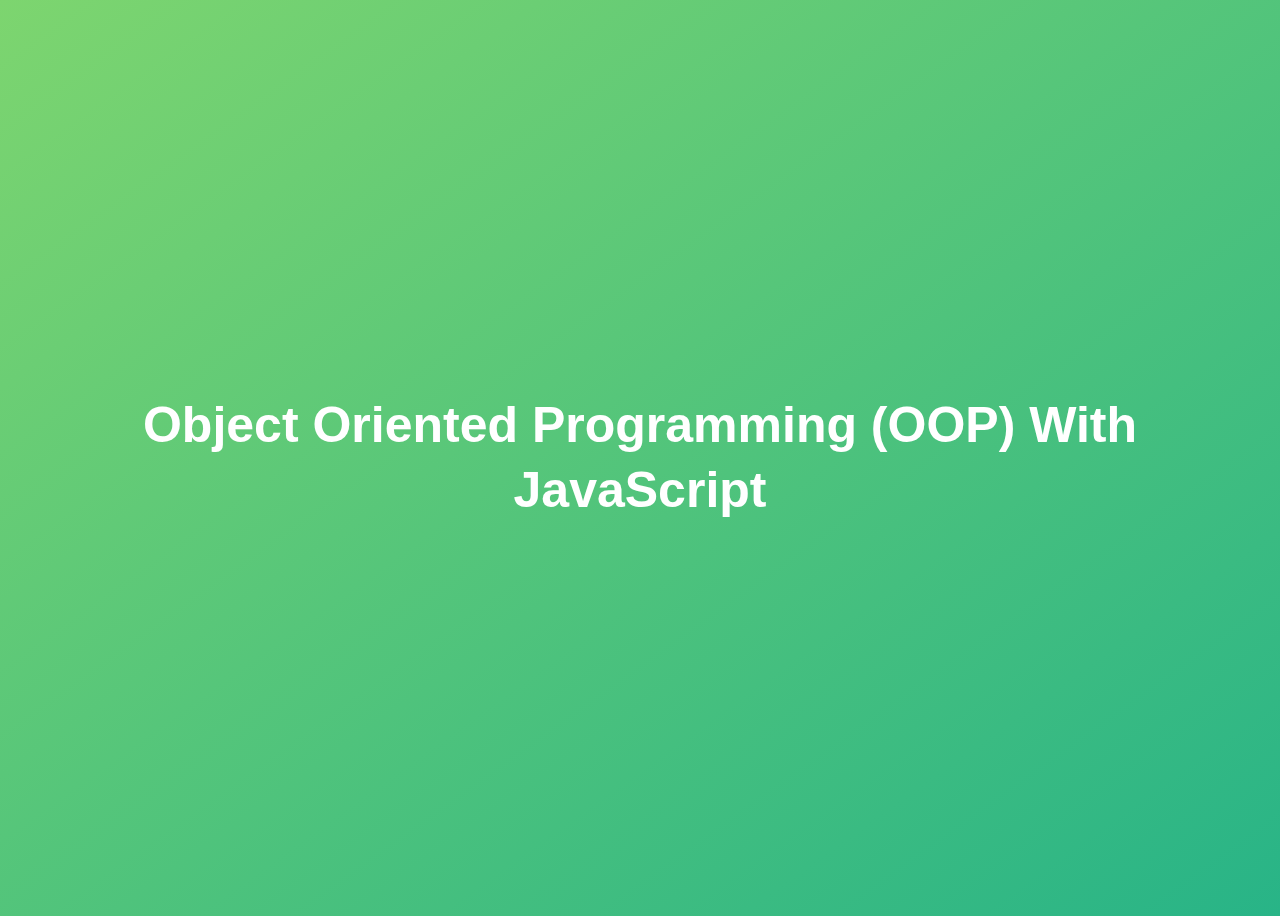
<file: 14-oop/final/index.html>
<!DOCTYPE html>
<html lang="en">
  <head>
    <meta charset="UTF-8" />
    <meta name="viewport" content="width=device-width, initial-scale=1.0" />
    <meta http-equiv="X-UA-Compatible" content="ie=edge" />
    <title>Object Oriented Programming (OOP) With JavaScript</title>
    <style>
      body {
        height: 100vh;
        display: flex;
        align-items: center;
        background: linear-gradient(to top left, #28b487, #7dd56f);
      }
      h1 {
        font-family: sans-serif;
        font-size: 50px;
        line-height: 1.3;
        width: 100%;
        padding: 30px;
        text-align: center;
        color: white;
      }
    </style>
    <script defer src="script.js"></script>
  </head>
  <body>
    <h1>Object Oriented Programming (OOP) With JavaScript</h1>
  </body>
</html>
</file>
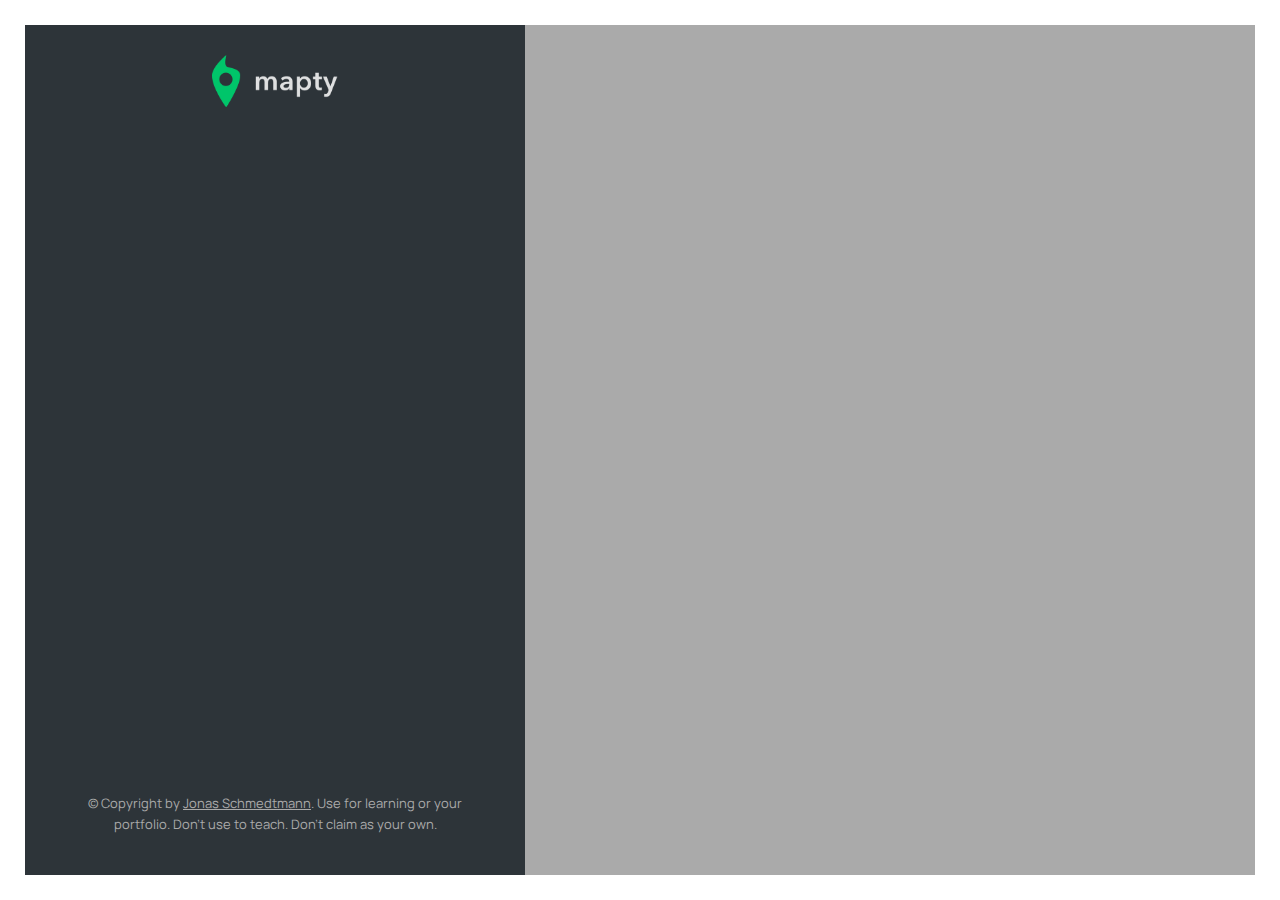
<file: 15-mapty/starter/index.html>
<!DOCTYPE html>
<html lang="en">
  <head>
    <meta charset="UTF-8" />
    <meta name="viewport" content="width=device-width, initial-scale=1.0" />
    <meta http-equiv="X-UA-Compatible" content="ie=edge" />
    <link rel="shortcut icon" type="image/png" href="/icon.png" />

    <link
      href="https://fonts.googleapis.com/css2?family=Manrope:wght@400;600;700;800&display=swap"
      rel="stylesheet"
    />

    <link rel="stylesheet" href="style.css" />

    <script defer src="script.js"></script>
    <title>mapty // Map your workouts</title>
  </head>
  <body>
    <div class="sidebar">
      <img src="logo.png" alt="Logo" class="logo" />

      <ul class="workouts">
        <form class="form hidden">
          <div class="form__row">
            <label class="form__label">Type</label>
            <select class="form__input form__input--type">
              <option value="running">Running</option>
              <option value="cycling">Cycling</option>
            </select>
          </div>
          <div class="form__row">
            <label class="form__label">Distance</label>
            <input class="form__input form__input--distance" placeholder="km" />
          </div>
          <div class="form__row">
            <label class="form__label">Duration</label>
            <input
              class="form__input form__input--duration"
              placeholder="min"
            />
          </div>
          <div class="form__row">
            <label class="form__label">Cadence</label>
            <input
              class="form__input form__input--cadence"
              placeholder="step/min"
            />
          </div>
          <div class="form__row form__row--hidden">
            <label class="form__label">Elev Gain</label>
            <input
              class="form__input form__input--elevation"
              placeholder="meters"
            />
          </div>
          <button class="form__btn">OK</button>
        </form>

        <!-- <li class="workout workout--running" data-id="1234567890">
          <h2 class="workout__title">Running on April 14</h2>
          <div class="workout__details">
            <span class="workout__icon">🏃‍♂️</span>
            <span class="workout__value">5.2</span>
            <span class="workout__unit">km</span>
          </div>
          <div class="workout__details">
            <span class="workout__icon">⏱</span>
            <span class="workout__value">24</span>
            <span class="workout__unit">min</span>
          </div>
          <div class="workout__details">
            <span class="workout__icon">⚡️</span>
            <span class="workout__value">4.6</span>
            <span class="workout__unit">min/km</span>
          </div>
          <div class="workout__details">
            <span class="workout__icon">🦶🏼</span>
            <span class="workout__value">178</span>
            <span class="workout__unit">spm</span>
          </div>
        </li>

        <li class="workout workout--cycling" data-id="1234567891">
          <h2 class="workout__title">Cycling on April 5</h2>
          <div class="workout__details">
            <span class="workout__icon">🚴‍♀️</span>
            <span class="workout__value">27</span>
            <span class="workout__unit">km</span>
          </div>
          <div class="workout__details">
            <span class="workout__icon">⏱</span>
            <span class="workout__value">95</span>
            <span class="workout__unit">min</span>
          </div>
          <div class="workout__details">
            <span class="workout__icon">⚡️</span>
            <span class="workout__value">16</span>
            <span class="workout__unit">km/h</span>
          </div>
          <div class="workout__details">
            <span class="workout__icon">⛰</span>
            <span class="workout__value">223</span>
            <span class="workout__unit">m</span>
          </div>
        </li> -->
      </ul>

      <p class="copyright">
        &copy; Copyright by
        <a
          class="twitter-link"
          target="_blank"
          href="https://twitter.com/jonasschmedtman"
          >Jonas Schmedtmann</a
        >. Use for learning or your portfolio. Don't use to teach. Don't claim
        as your own.
      </p>
    </div>

    <div id="map"></div>
  </body>
</html>
</file>
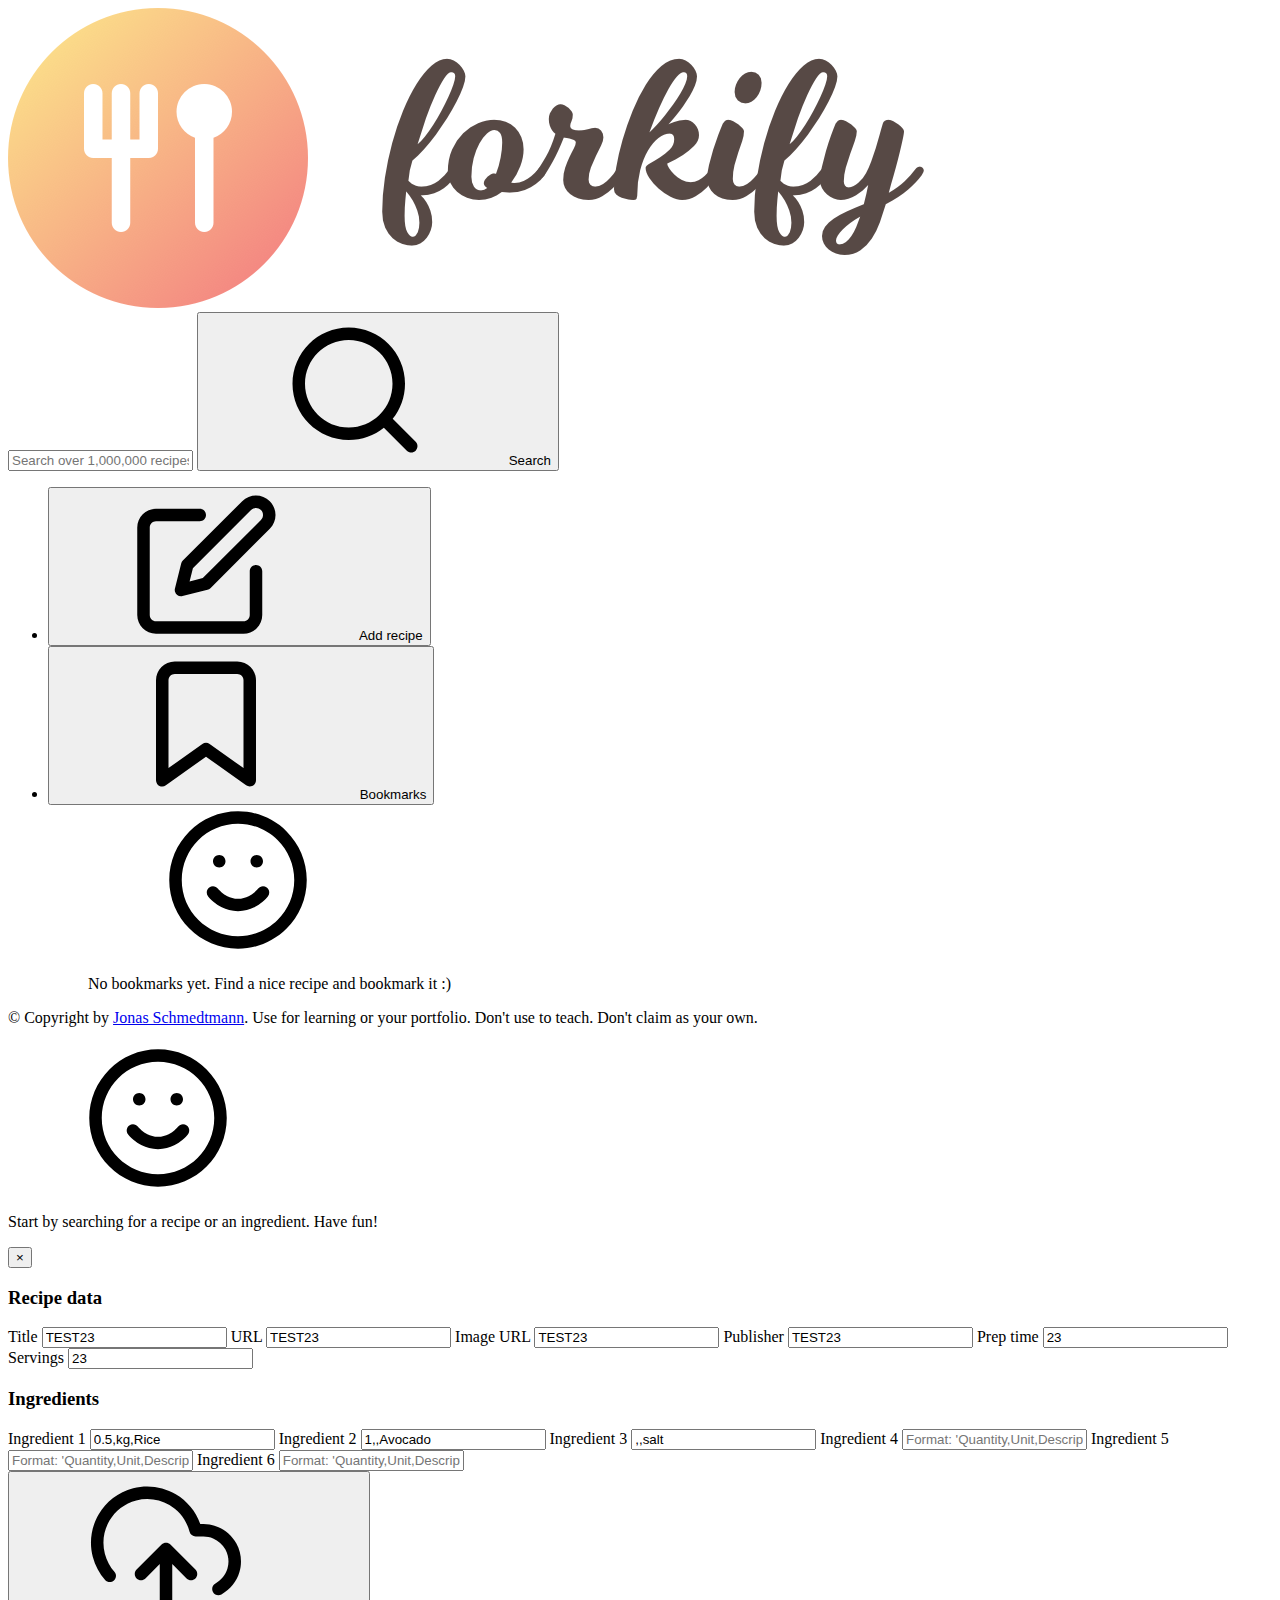
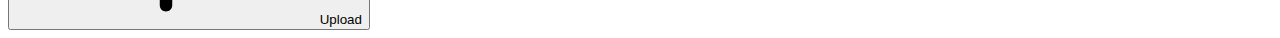
<file: 18-forkify/final/index.html>
<!DOCTYPE html>
<html lang="en">
  <head>
    <meta charset="UTF-8" />
    <meta name="viewport" content="width=device-width, initial-scale=1.0" />
    <meta http-equiv="X-UA-Compatible" content="ie=edge" />
    <link
      href="https://fonts.googleapis.com/css?family=Nunito+Sans:400,600,700"
      rel="stylesheet"
    />
    <link rel="shortcut icon" href="src/img/favicon.png" type="image/x-icon" />

    <link rel="stylesheet" href="src/sass/main.scss" />
    <script defer src="src/js/controller.js"></script>

    <title>forkify // Search over 1,000,000 recipes</title>
  </head>

  <body>
    <div class="container">
      <header class="header">
        <img src="src/img/logo.png" alt="Logo" class="header__logo" />
        <form class="search">
          <input
            type="text"
            class="search__field"
            placeholder="Search over 1,000,000 recipes..."
          />
          <button class="btn search__btn">
            <svg class="search__icon">
              <use href="src/img/icons.svg#icon-search"></use>
            </svg>
            <span>Search</span>
          </button>
        </form>

        <nav class="nav">
          <ul class="nav__list">
            <li class="nav__item">
              <button class="nav__btn nav__btn--add-recipe">
                <svg class="nav__icon">
                  <use href="src/img/icons.svg#icon-edit"></use>
                </svg>
                <span>Add recipe</span>
              </button>
            </li>
            <li class="nav__item">
              <button class="nav__btn nav__btn--bookmarks">
                <svg class="nav__icon">
                  <use href="src/img/icons.svg#icon-bookmark"></use>
                </svg>
                <span>Bookmarks</span>
              </button>
              <div class="bookmarks">
                <ul class="bookmarks__list">
                  <div class="message">
                    <div>
                      <svg>
                        <use href="src/img/icons.svg#icon-smile"></use>
                      </svg>
                    </div>
                    <p>
                      No bookmarks yet. Find a nice recipe and bookmark it :)
                    </p>
                  </div>

                  <!-- <li class="preview">
                    <a class="preview__link" href="#23456">
                      <figure class="preview__fig">
                        <img src="src/img/test-1.jpg" alt="Test" />
                      </figure>
                      <div class="preview__data">
                        <h4 class="preview__name">
                          Pasta with Tomato Cream ...
                        </h4>
                        <p class="preview__author">The Pioneer Woman</p>
                      </div>
                    </a>
                  </li> -->
                </ul>
              </div>
            </li>
          </ul>
        </nav>
      </header>

      <div class="search-results">
        <ul class="results">
          <!-- 
          <li class="preview">
            <a class="preview__link preview__link--active" href="#23456">
              <figure class="preview__fig">
                <img src="src/img/test-1.jpg" alt="Test" />
              </figure>
              <div class="preview__data">
                <h4 class="preview__title">Pasta with Tomato Cream ...</h4>
                <p class="preview__publisher">The Pioneer Woman</p>
                <div class="preview__user-generated">
                  <svg>
                    <use href="src/img/icons.svg#icon-user"></use>
                  </svg>
                </div>
              </div>
            </a>
          </li>
           -->
        </ul>

        <div class="pagination">
          <!-- <button class="btn--inline pagination__btn--prev">
            <svg class="search__icon">
              <use href="src/img/icons.svg#icon-arrow-left"></use>
            </svg>
            <span>Page 1</span>
          </button>
          <button class="btn--inline pagination__btn--next">
            <span>Page 3</span>
            <svg class="search__icon">
              <use href="src/img/icons.svg#icon-arrow-right"></use>
            </svg>
          </button> -->
        </div>

        <p class="copyright">
          &copy; Copyright by
          <a
            class="twitter-link"
            target="_blank"
            href="https://twitter.com/jonasschmedtman"
            >Jonas Schmedtmann</a
          >. Use for learning or your portfolio. Don't use to teach. Don't claim
          as your own.
        </p>
      </div>

      <div class="recipe">
        <div class="message">
          <div>
            <svg>
              <use href="src/img/icons.svg#icon-smile"></use>
            </svg>
          </div>
          <p>Start by searching for a recipe or an ingredient. Have fun!</p>
        </div>

        <!-- <div class="spinner">
          <svg>
            <use href="src/img/icons.svg#icon-loader"></use>
          </svg>
        </div> -->

        <!-- <div class="error">
            <div>
              <svg>
                <use href="src/img/icons.svg#icon-alert-triangle"></use>
              </svg>
            </div>
            <p>No recipes found for your query. Please try again!</p>
          </div> -->

        <!--
        <figure class="recipe__fig">
          <img src="src/img/test-1.jpg" alt="Tomato" class="recipe__img" />
          <h1 class="recipe__title">
            <span>Pasta with tomato cream sauce</span>
          </h1>
        </figure>

        <div class="recipe__details">
          <div class="recipe__info">
            <svg class="recipe__info-icon">
              <use href="src/img/icons.svg#icon-clock"></use>
            </svg>
            <span class="recipe__info-data recipe__info-data--minutes">45</span>
            <span class="recipe__info-text">minutes</span>
          </div>
          <div class="recipe__info">
            <svg class="recipe__info-icon">
              <use href="src/img/icons.svg#icon-users"></use>
            </svg>
            <span class="recipe__info-data recipe__info-data--people">4</span>
            <span class="recipe__info-text">servings</span>

            <div class="recipe__info-buttons">
              <button class="btn--tiny btn--increase-servings">
                <svg>
                  <use href="src/img/icons.svg#icon-minus-circle"></use>
                </svg>
              </button>
              <button class="btn--tiny btn--increase-servings">
                <svg>
                  <use href="src/img/icons.svg#icon-plus-circle"></use>
                </svg>
              </button>
            </div>
          </div>

          <div class="recipe__user-generated">
            <svg>
              <use href="src/img/icons.svg#icon-user"></use>
            </svg>
          </div>
          <button class="btn--round">
            <svg class="">
              <use href="src/img/icons.svg#icon-bookmark-fill"></use>
            </svg>
          </button>
        </div>

        <div class="recipe__ingredients">
          <h2 class="heading--2">Recipe ingredients</h2>
          <ul class="recipe__ingredient-list">
            <li class="recipe__ingredient">
              <svg class="recipe__icon">
                <use href="src/img/icons.svg#icon-check"></use>
              </svg>
              <div class="recipe__quantity">1000</div>
              <div class="recipe__description">
                <span class="recipe__unit">g</span>
                pasta
              </div>
            </li>

            <li class="recipe__ingredient">
              <svg class="recipe__icon">
                <use href="src/img/icons.svg#icon-check"></use>
              </svg>
              <div class="recipe__quantity">0.5</div>
              <div class="recipe__description">
                <span class="recipe__unit">cup</span>
                ricotta cheese
              </div>
            </li>
          </ul>
        </div>

        <div class="recipe__directions">
          <h2 class="heading--2">How to cook it</h2>
          <p class="recipe__directions-text">
            This recipe was carefully designed and tested by
            <span class="recipe__publisher">The Pioneer Woman</span>. Please check out
            directions at their website.
          </p>
          <a
            class="btn--small recipe__btn"
            href="http://thepioneerwoman.com/cooking/pasta-with-tomato-cream-sauce/"
            target="_blank"
          >
            <span>Directions</span>
            <svg class="search__icon">
              <use href="src/img/icons.svg#icon-arrow-right"></use>
            </svg>
          </a>
        </div>
        -->
      </div>
    </div>

    <div class="overlay hidden"></div>
    <div class="add-recipe-window hidden">
      <button class="btn--close-modal">&times;</button>
      <form class="upload">
        <div class="upload__column">
          <h3 class="upload__heading">Recipe data</h3>
          <label>Title</label>
          <input value="TEST23" required name="title" type="text" />
          <label>URL</label>
          <input value="TEST23" required name="sourceUrl" type="text" />
          <label>Image URL</label>
          <input value="TEST23" required name="image" type="text" />
          <label>Publisher</label>
          <input value="TEST23" required name="publisher" type="text" />
          <label>Prep time</label>
          <input value="23" required name="cookingTime" type="number" />
          <label>Servings</label>
          <input value="23" required name="servings" type="number" />
        </div>

        <div class="upload__column">
          <h3 class="upload__heading">Ingredients</h3>
          <label>Ingredient 1</label>
          <input
            value="0.5,kg,Rice"
            type="text"
            required
            name="ingredient-1"
            placeholder="Format: 'Quantity,Unit,Description'"
          />
          <label>Ingredient 2</label>
          <input
            value="1,,Avocado"
            type="text"
            name="ingredient-2"
            placeholder="Format: 'Quantity,Unit,Description'"
          />
          <label>Ingredient 3</label>
          <input
            value=",,salt"
            type="text"
            name="ingredient-3"
            placeholder="Format: 'Quantity,Unit,Description'"
          />
          <label>Ingredient 4</label>
          <input
            type="text"
            name="ingredient-4"
            placeholder="Format: 'Quantity,Unit,Description'"
          />
          <label>Ingredient 5</label>
          <input
            type="text"
            name="ingredient-5"
            placeholder="Format: 'Quantity,Unit,Description'"
          />
          <label>Ingredient 6</label>
          <input
            type="text"
            name="ingredient-6"
            placeholder="Format: 'Quantity,Unit,Description'"
          />
        </div>

        <button class="btn upload__btn">
          <svg>
            <use href="src/img/icons.svg#icon-upload-cloud"></use>
          </svg>
          <span>Upload</span>
        </button>
      </form>
    </div>
  </body>
</html>
</file>
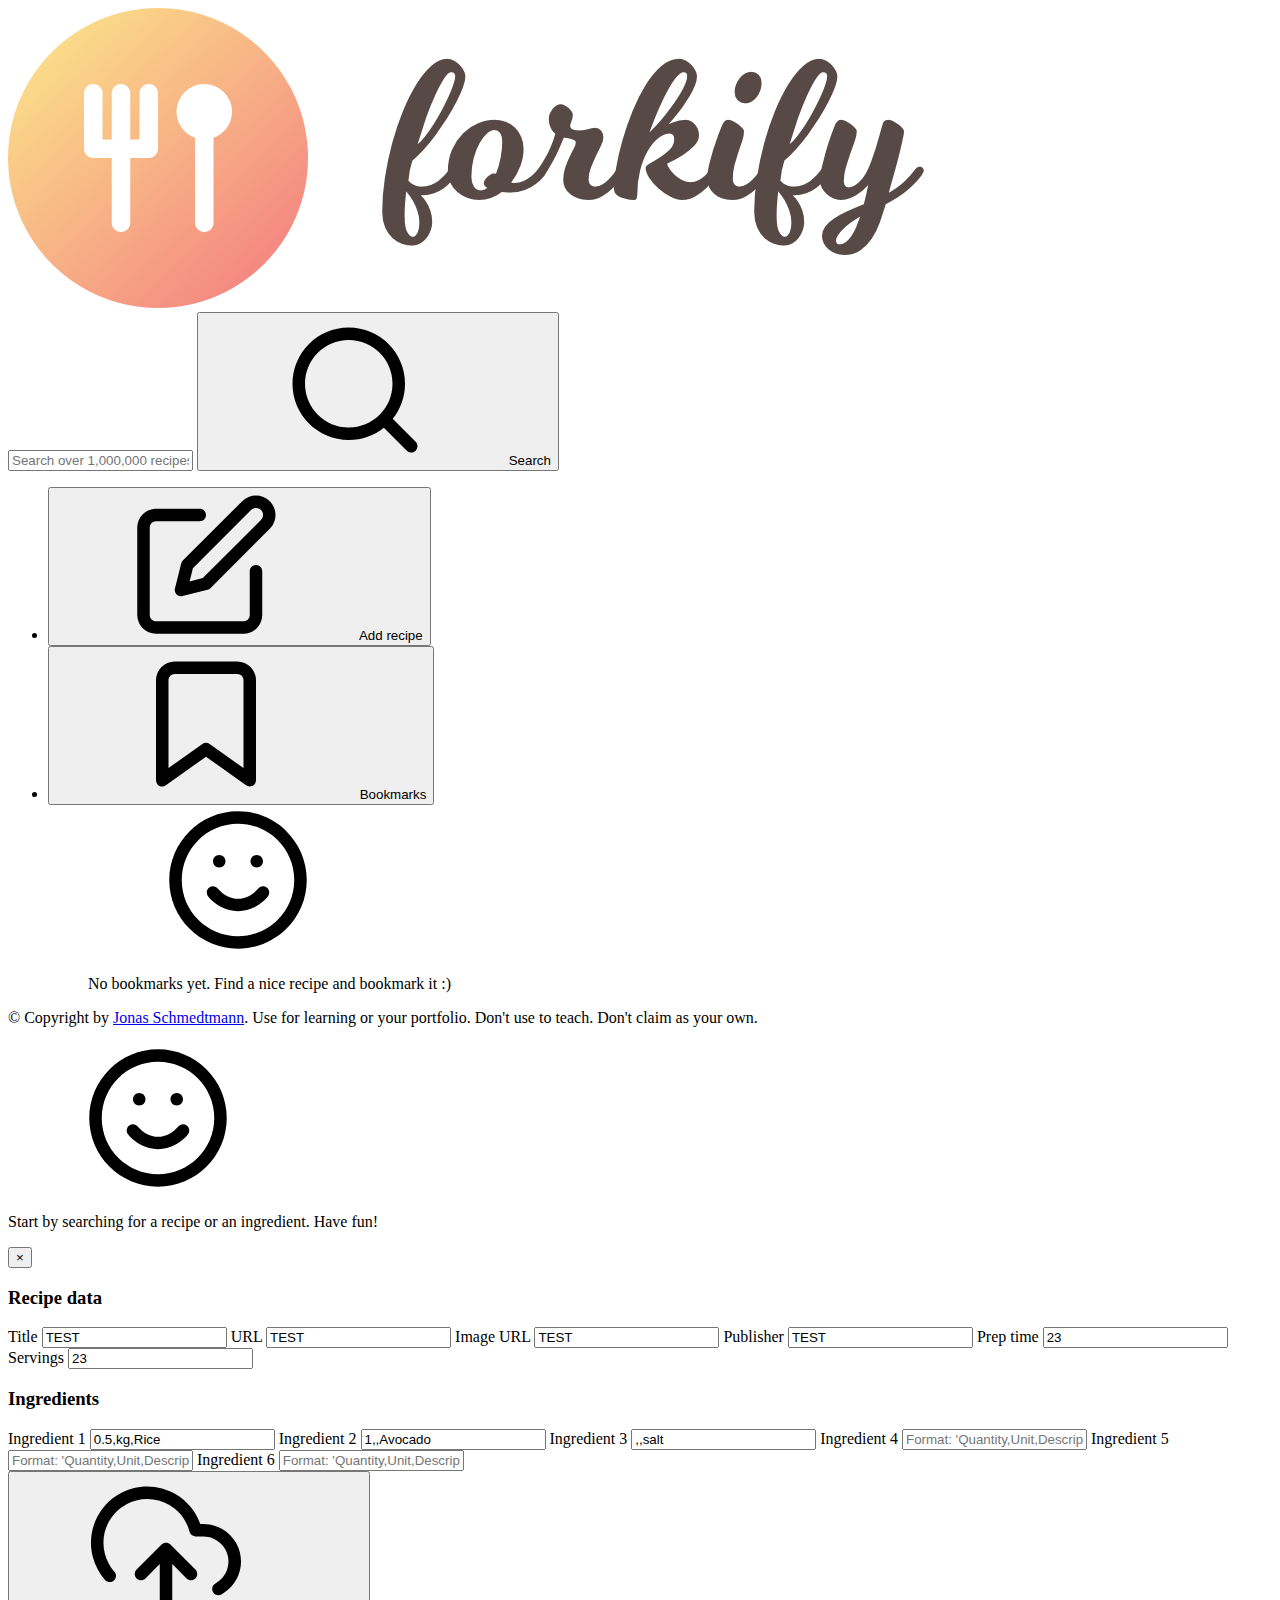
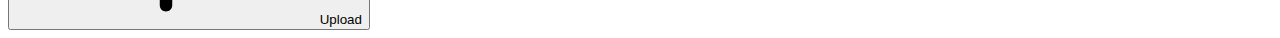
<file: 18-forkify/starter/index.html>
<!DOCTYPE html>
<html lang="en">
  <head>
    <meta charset="UTF-8" />
    <meta name="viewport" content="width=device-width, initial-scale=1.0" />
    <meta http-equiv="X-UA-Compatible" content="ie=edge" />
    <link
      href="https://fonts.googleapis.com/css?family=Nunito+Sans:400,600,700"
      rel="stylesheet"
    />
    <link rel="shortcut icon" href="src/img/favicon.png" type="image/x-icon" />

    <link rel="stylesheet" href="src/sass/main.scss" />
    <script defer src="src/js/controller.js"></script>

    <title>forkify // Search over 1,000,000 recipes</title>
  </head>

  <body>
    <div class="container">
      <header class="header">
        <img src="src/img/logo.png" alt="Logo" class="header__logo" />
        <form class="search">
          <input
            type="text"
            class="search__field"
            placeholder="Search over 1,000,000 recipes..."
          />
          <button class="btn search__btn">
            <svg class="search__icon">
              <use href="src/img/icons.svg#icon-search"></use>
            </svg>
            <span>Search</span>
          </button>
        </form>

        <nav class="nav">
          <ul class="nav__list">
            <li class="nav__item">
              <button class="nav__btn nav__btn--add-recipe">
                <svg class="nav__icon">
                  <use href="src/img/icons.svg#icon-edit"></use>
                </svg>
                <span>Add recipe</span>
              </button>
            </li>
            <li class="nav__item">
              <button class="nav__btn nav__btn--bookmarks">
                <svg class="nav__icon">
                  <use href="src/img/icons.svg#icon-bookmark"></use>
                </svg>
                <span>Bookmarks</span>
              </button>
              <div class="bookmarks">
                <ul class="bookmarks__list">
                  <div class="message">
                    <div>
                      <svg>
                        <use href="src/img/icons.svg#icon-smile"></use>
                      </svg>
                    </div>
                    <p>
                      No bookmarks yet. Find a nice recipe and bookmark it :)
                    </p>
                  </div>

                  <!-- <li class="preview">
                    <a class="preview__link" href="#23456">
                      <figure class="preview__fig">
                        <img src="src/img/test-1.jpg" alt="Test" />
                      </figure>
                      <div class="preview__data">
                        <h4 class="preview__name">
                          Pasta with Tomato Cream ...
                        </h4>
                        <p class="preview__publisher">The Pioneer Woman</p>
                      </div>
                    </a>
                  </li> -->
                </ul>
              </div>
            </li>
          </ul>
        </nav>
      </header>

      <div class="search-results">
        <ul class="results">
          <!-- 
          <li class="preview">
            <a class="preview__link preview__link--active" href="#23456">
              <figure class="preview__fig">
                <img src="src/img/test-1.jpg" alt="Test" />
              </figure>
              <div class="preview__data">
                <h4 class="preview__title">Pasta with Tomato Cream ...</h4>
                <p class="preview__publisher">The Pioneer Woman</p>
                <div class="preview__user-generated">
                  <svg>
                    <use href="src/img/icons.svg#icon-user"></use>
                  </svg>
                </div>
              </div>
            </a>
          </li>
           -->
        </ul>

        <div class="pagination">
          <!-- <button class="btn--inline pagination__btn--prev">
            <svg class="search__icon">
              <use href="src/img/icons.svg#icon-arrow-left"></use>
            </svg>
            <span>Page 1</span>
          </button>
          <button class="btn--inline pagination__btn--next">
            <span>Page 3</span>
            <svg class="search__icon">
              <use href="src/img/icons.svg#icon-arrow-right"></use>
            </svg>
          </button> -->
        </div>

        <p class="copyright">
          &copy; Copyright by
          <a
            class="twitter-link"
            target="_blank"
            href="https://twitter.com/jonasschmedtman"
            >Jonas Schmedtmann</a
          >. Use for learning or your portfolio. Don't use to teach. Don't claim
          as your own.
        </p>
      </div>

      <div class="recipe">
        <div class="message">
          <div>
            <svg>
              <use href="src/img/icons.svg#icon-smile"></use>
            </svg>
          </div>
          <p>Start by searching for a recipe or an ingredient. Have fun!</p>
        </div>

        <!-- <div class="spinner">
          <svg>
            <use href="src/img/icons.svg#icon-loader"></use>
          </svg>
        </div> -->

        <!-- <div class="error">
            <div>
              <svg>
                <use href="src/img/icons.svg#icon-alert-triangle"></use>
              </svg>
            </div>
            <p>No recipes found for your query. Please try again!</p>
          </div> -->

        <!--
        <figure class="recipe__fig">
          <img src="src/img/test-1.jpg" alt="Tomato" class="recipe__img" />
          <h1 class="recipe__title">
            <span>Pasta with tomato cream sauce</span>
          </h1>
        </figure>

        <div class="recipe__details">
          <div class="recipe__info">
            <svg class="recipe__info-icon">
              <use href="src/img/icons.svg#icon-clock"></use>
            </svg>
            <span class="recipe__info-data recipe__info-data--minutes">45</span>
            <span class="recipe__info-text">minutes</span>
          </div>
          <div class="recipe__info">
            <svg class="recipe__info-icon">
              <use href="src/img/icons.svg#icon-users"></use>
            </svg>
            <span class="recipe__info-data recipe__info-data--people">4</span>
            <span class="recipe__info-text">servings</span>

            <div class="recipe__info-buttons">
              <button class="btn--tiny btn--increase-servings">
                <svg>
                  <use href="src/img/icons.svg#icon-minus-circle"></use>
                </svg>
              </button>
              <button class="btn--tiny btn--increase-servings">
                <svg>
                  <use href="src/img/icons.svg#icon-plus-circle"></use>
                </svg>
              </button>
            </div>
          </div>

          <div class="recipe__user-generated">
            <svg>
              <use href="src/img/icons.svg#icon-user"></use>
            </svg>
          </div>
          <button class="btn--round">
            <svg class="">
              <use href="src/img/icons.svg#icon-bookmark-fill"></use>
            </svg>
          </button>
        </div>

        <div class="recipe__ingredients">
          <h2 class="heading--2">Recipe ingredients</h2>
          <ul class="recipe__ingredient-list">
            <li class="recipe__ingredient">
              <svg class="recipe__icon">
                <use href="src/img/icons.svg#icon-check"></use>
              </svg>
              <div class="recipe__quantity">1000</div>
              <div class="recipe__description">
                <span class="recipe__unit">g</span>
                pasta
              </div>
            </li>

            <li class="recipe__ingredient">
              <svg class="recipe__icon">
                <use href="src/img/icons.svg#icon-check"></use>
              </svg>
              <div class="recipe__quantity">0.5</div>
              <div class="recipe__description">
                <span class="recipe__unit">cup</span>
                ricotta cheese
              </div>
            </li>
          </ul>
        </div>

        <div class="recipe__directions">
          <h2 class="heading--2">How to cook it</h2>
          <p class="recipe__directions-text">
            This recipe was carefully designed and tested by
            <span class="recipe__publisher">The Pioneer Woman</span>. Please check out
            directions at their website.
          </p>
          <a
            class="btn--small recipe__btn"
            href="http://thepioneerwoman.com/cooking/pasta-with-tomato-cream-sauce/"
            target="_blank"
          >
            <span>Directions</span>
            <svg class="search__icon">
              <use href="src/img/icons.svg#icon-arrow-right"></use>
            </svg>
          </a>
        </div>
        -->
      </div>
    </div>

    <div class="overlay hidden"></div>
    <div class="add-recipe-window hidden">
      <button class="btn--close-modal">&times;</button>
      <form class="upload">
        <div class="upload__column">
          <h3 class="upload__heading">Recipe data</h3>
          <label>Title</label>
          <input value="TEST" required name="title" type="text" />
          <label>URL</label>
          <input value="TEST" required name="sourceUrl" type="text" />
          <label>Image URL</label>
          <input value="TEST" required name="image" type="text" />
          <label>Publisher</label>
          <input value="TEST" required name="publisher" type="text" />
          <label>Prep time</label>
          <input value="23" required name="cookingTime" type="number" />
          <label>Servings</label>
          <input value="23" required name="servings" type="number" />
        </div>

        <div class="upload__column">
          <h3 class="upload__heading">Ingredients</h3>
          <label>Ingredient 1</label>
          <input
            value="0.5,kg,Rice"
            type="text"
            required
            name="ingredient-1"
            placeholder="Format: 'Quantity,Unit,Description'"
          />
          <label>Ingredient 2</label>
          <input
            value="1,,Avocado"
            type="text"
            name="ingredient-2"
            placeholder="Format: 'Quantity,Unit,Description'"
          />
          <label>Ingredient 3</label>
          <input
            value=",,salt"
            type="text"
            name="ingredient-3"
            placeholder="Format: 'Quantity,Unit,Description'"
          />
          <label>Ingredient 4</label>
          <input
            type="text"
            name="ingredient-4"
            placeholder="Format: 'Quantity,Unit,Description'"
          />
          <label>Ingredient 5</label>
          <input
            type="text"
            name="ingredient-5"
            placeholder="Format: 'Quantity,Unit,Description'"
          />
          <label>Ingredient 6</label>
          <input
            type="text"
            name="ingredient-6"
            placeholder="Format: 'Quantity,Unit,Description'"
          />
        </div>

        <button class="btn upload__btn">
          <svg>
            <use href="src/img/icons.svg#icon-upload-cloud"></use>
          </svg>
          <span>Upload</span>
        </button>
      </form>
    </div>
  </body>
</html>
</file>
<file: 12-numbers-dates-timers-bankist/final/style.css>
/*
 * Use this CSS to learn some intersting techniques,
 * in case you're wondering how I built the UI.
 * Have fun! 😁
 */

* {
  margin: 0;
  padding: 0;
  box-sizing: inherit;
}

html {
  font-size: 62.5%;
  box-sizing: border-box;
}

body {
  font-family: 'Poppins', sans-serif;
  color: #444;
  background-color: #f3f3f3;
  height: 100vh;
  padding: 2rem;
}

nav {
  display: flex;
  justify-content: space-between;
  align-items: center;
  padding: 0 2rem;
}

.welcome {
  font-size: 1.9rem;
  font-weight: 500;
}

.logo {
  height: 5.25rem;
}

.login {
  display: flex;
}

.login__input {
  border: none;
  padding: 0.5rem 2rem;
  font-size: 1.6rem;
  font-family: inherit;
  text-align: center;
  width: 12rem;
  border-radius: 10rem;
  margin-right: 1rem;
  color: inherit;
  border: 1px solid #fff;
  transition: all 0.3s;
}

.login__input:focus {
  outline: none;
  border: 1px solid #ccc;
}

.login__input::placeholder {
  color: #bbb;
}

.login__btn {
  border: none;
  background: none;
  font-size: 2.2rem;
  color: inherit;
  cursor: pointer;
  transition: all 0.3s;
}

.login__btn:hover,
.login__btn:focus,
.btn--sort:hover,
.btn--sort:focus {
  outline: none;
  color: #777;
}

/* MAIN */
.app {
  position: relative;
  max-width: 100rem;
  margin: 4rem auto;
  display: grid;
  grid-template-columns: 4fr 3fr;
  grid-template-rows: auto repeat(3, 15rem) auto;
  gap: 2rem;

  /* NOTE This creates the fade in/out anumation */
  opacity: 0;
  transition: all 1s;
}

.balance {
  grid-column: 1 / span 2;
  display: flex;
  align-items: flex-end;
  justify-content: space-between;
  margin-bottom: 2rem;
}

.balance__label {
  font-size: 2.2rem;
  font-weight: 500;
  margin-bottom: -0.2rem;
}

.balance__date {
  font-size: 1.4rem;
  color: #888;
}

.balance__value {
  font-size: 4.5rem;
  font-weight: 400;
}

/* MOVEMENTS */
.movements {
  grid-row: 2 / span 3;
  background-color: #fff;
  border-radius: 1rem;
  overflow: scroll;
}

.movements__row {
  padding: 2.25rem 4rem;
  display: flex;
  align-items: center;
  border-bottom: 1px solid #eee;
}

.movements__type {
  font-size: 1.1rem;
  text-transform: uppercase;
  font-weight: 500;
  color: #fff;
  padding: 0.1rem 1rem;
  border-radius: 10rem;
  margin-right: 2rem;
}

.movements__date {
  font-size: 1.1rem;
  text-transform: uppercase;
  font-weight: 500;
  color: #666;
}

.movements__type--deposit {
  background-image: linear-gradient(to top left, #39b385, #9be15d);
}

.movements__type--withdrawal {
  background-image: linear-gradient(to top left, #e52a5a, #ff585f);
}

.movements__value {
  font-size: 1.7rem;
  margin-left: auto;
}

/* SUMMARY */
.summary {
  grid-row: 5 / 6;
  display: flex;
  align-items: baseline;
  padding: 0 0.3rem;
  margin-top: 1rem;
}

.summary__label {
  font-size: 1.2rem;
  font-weight: 500;
  text-transform: uppercase;
  margin-right: 0.8rem;
}

.summary__value {
  font-size: 2.2rem;
  margin-right: 2.5rem;
}

.summary__value--in,
.summary__value--interest {
  color: #66c873;
}

.summary__value--out {
  color: #f5465d;
}

.btn--sort {
  margin-left: auto;
  border: none;
  background: none;
  font-size: 1.3rem;
  font-weight: 500;
  cursor: pointer;
}

/* OPERATIONS */
.operation {
  border-radius: 1rem;
  padding: 3rem 4rem;
  color: #333;
}

.operation--transfer {
  background-image: linear-gradient(to top left, #ffb003, #ffcb03);
}

.operation--loan {
  background-image: linear-gradient(to top left, #39b385, #9be15d);
}

.operation--close {
  background-image: linear-gradient(to top left, #e52a5a, #ff585f);
}

h2 {
  margin-bottom: 1.5rem;
  font-size: 1.7rem;
  font-weight: 600;
  color: #333;
}

.form {
  display: grid;
  grid-template-columns: 2.5fr 2.5fr 1fr;
  grid-template-rows: auto auto;
  gap: 0.4rem 1rem;
}

/* Exceptions for interst */
.form.form--loan {
  grid-template-columns: 2.5fr 1fr 2.5fr;
}
.form__label--loan {
  grid-row: 2;
}
/* End exceptions */

.form__input {
  width: 100%;
  border: none;
  background-color: rgba(255, 255, 255, 0.4);
  font-family: inherit;
  font-size: 1.5rem;
  text-align: center;
  color: #333;
  padding: 0.3rem 1rem;
  border-radius: 0.7rem;
  transition: all 0.3s;
}

.form__input:focus {
  outline: none;
  background-color: rgba(255, 255, 255, 0.6);
}

.form__label {
  font-size: 1.3rem;
  text-align: center;
}

.form__btn {
  border: none;
  border-radius: 0.7rem;
  font-size: 1.8rem;
  background-color: #fff;
  cursor: pointer;
  transition: all 0.3s;
}

.form__btn:focus {
  outline: none;
  background-color: rgba(255, 255, 255, 0.8);
}

.logout-timer {
  padding: 0 0.3rem;
  margin-top: 1.9rem;
  text-align: right;
  font-size: 1.25rem;
}

.timer {
  font-weight: 600;
}
</file>
<file: 13-advanced-dom-bankist/final/style.css>
/* The page is NOT responsive. You can implement responsiveness yourself if you wanna have some fun 😃 */

:root {
  --color-primary: #5ec576;
  --color-secondary: #ffcb03;
  --color-tertiary: #ff585f;
  --color-primary-darker: #4bbb7d;
  --color-secondary-darker: #ffbb00;
  --color-tertiary-darker: #fd424b;
  --color-primary-opacity: #5ec5763a;
  --color-secondary-opacity: #ffcd0331;
  --color-tertiary-opacity: #ff58602d;
  --gradient-primary: linear-gradient(to top left, #39b385, #9be15d);
  --gradient-secondary: linear-gradient(to top left, #ffb003, #ffcb03);
}

* {
  margin: 0;
  padding: 0;
  box-sizing: inherit;
}

html {
  font-size: 62.5%;
  box-sizing: border-box;
}

body {
  font-family: 'Poppins', sans-serif;
  font-weight: 300;
  color: #444;
  line-height: 1.9;
  background-color: #f3f3f3;
}

/* GENERAL ELEMENTS */
.section {
  padding: 15rem 3rem;
  border-top: 1px solid #ddd;

  transition: transform 1s, opacity 1s;
}

.section--hidden {
  opacity: 0;
  transform: translateY(8rem);
}

.section__title {
  max-width: 80rem;
  margin: 0 auto 8rem auto;
}

.section__description {
  font-size: 1.8rem;
  font-weight: 600;
  text-transform: uppercase;
  color: var(--color-primary);
  margin-bottom: 1rem;
}

.section__header {
  font-size: 4rem;
  line-height: 1.3;
  font-weight: 500;
}

.btn {
  display: inline-block;
  background-color: var(--color-primary);
  font-size: 1.6rem;
  font-family: inherit;
  font-weight: 500;
  border: none;
  padding: 1.25rem 4.5rem;
  border-radius: 10rem;
  cursor: pointer;
  transition: all 0.3s;
}

.btn:hover {
  background-color: var(--color-primary-darker);
}

.btn--text {
  display: inline-block;
  background: none;
  font-size: 1.7rem;
  font-family: inherit;
  font-weight: 500;
  color: var(--color-primary);
  border: none;
  border-bottom: 1px solid currentColor;
  padding-bottom: 2px;
  cursor: pointer;
  transition: all 0.3s;
}

p {
  color: #666;
}

/* This is BAD for accessibility! Don't do in the real world! */
button:focus {
  outline: none;
}

img {
  transition: filter 0.5s;
}

.lazy-img {
  filter: blur(20px);
}

/* NAVIGATION */
.nav {
  display: flex;
  justify-content: space-between;
  align-items: center;
  height: 9rem;
  width: 100%;
  padding: 0 6rem;
  z-index: 100;
}

/* nav and stickly class at the same time */
.nav.sticky {
  position: fixed;
  background-color: rgba(255, 255, 255, 0.95);
}

.nav__logo {
  height: 4.5rem;
  transition: all 0.3s;
}

.nav__links {
  display: flex;
  align-items: center;
  list-style: none;
}

.nav__item {
  margin-left: 4rem;
}

.nav__link:link,
.nav__link:visited {
  font-size: 1.7rem;
  font-weight: 400;
  color: inherit;
  text-decoration: none;
  display: block;
  transition: all 0.3s;
}

.nav__link--btn:link,
.nav__link--btn:visited {
  padding: 0.8rem 2.5rem;
  border-radius: 3rem;
  background-color: var(--color-primary);
  color: #222;
}

.nav__link--btn:hover,
.nav__link--btn:active {
  color: inherit;
  background-color: var(--color-primary-darker);
  color: #333;
}

/* HEADER */
.header {
  padding: 0 3rem;
  height: 100vh;
  display: flex;
  flex-direction: column;
  align-items: center;
}

.header__title {
  flex: 1;

  max-width: 115rem;
  display: grid;
  grid-template-columns: 3fr 2fr;
  row-gap: 3rem;
  align-content: center;
  justify-content: center;

  align-items: start;
  justify-items: start;
}

h1 {
  font-size: 5.5rem;
  line-height: 1.35;
}

h4 {
  font-size: 2.4rem;
  font-weight: 500;
}

.header__img {
  width: 100%;
  grid-column: 2 / 3;
  grid-row: 1 / span 4;
  transform: translateY(-6rem);
}

.highlight {
  position: relative;
}

.highlight::after {
  display: block;
  content: '';
  position: absolute;
  bottom: 0;
  left: 0;
  height: 100%;
  width: 100%;
  z-index: -1;
  opacity: 0.7;
  transform: scale(1.07, 1.05) skewX(-15deg);
  background-image: var(--gradient-primary);
}

/* FEATURES */
.features {
  display: grid;
  grid-template-columns: 1fr 1fr;
  gap: 4rem;
  margin: 0 12rem;
}

.features__img {
  width: 100%;
}

.features__feature {
  align-self: center;
  justify-self: center;
  width: 70%;
  font-size: 1.5rem;
}

.features__icon {
  display: flex;
  align-items: center;
  justify-content: center;
  background-color: var(--color-primary-opacity);
  height: 5.5rem;
  width: 5.5rem;
  border-radius: 50%;
  margin-bottom: 2rem;
}

.features__icon svg {
  height: 2.5rem;
  width: 2.5rem;
  fill: var(--color-primary);
}

.features__header {
  font-size: 2rem;
  margin-bottom: 1rem;
}

/* OPERATIONS */
.operations {
  max-width: 100rem;
  margin: 12rem auto 0 auto;

  background-color: #fff;
}

.operations__tab-container {
  display: flex;
  justify-content: center;
}

.operations__tab {
  margin-right: 2.5rem;
  transform: translateY(-50%);
}

.operations__tab span {
  margin-right: 1rem;
  font-weight: 600;
  display: inline-block;
}

.operations__tab--1 {
  background-color: var(--color-secondary);
}

.operations__tab--1:hover {
  background-color: var(--color-secondary-darker);
}

.operations__tab--3 {
  background-color: var(--color-tertiary);
  margin: 0;
}

.operations__tab--3:hover {
  background-color: var(--color-tertiary-darker);
}

.operations__tab--active {
  transform: translateY(-66%);
}

.operations__content {
  display: none;

  /* JUST PRESENTATIONAL */
  font-size: 1.7rem;
  padding: 2.5rem 7rem 6.5rem 7rem;
}

.operations__content--active {
  display: grid;
  grid-template-columns: 7rem 1fr;
  column-gap: 3rem;
  row-gap: 0.5rem;
}

.operations__header {
  font-size: 2.25rem;
  font-weight: 500;
  align-self: center;
}

.operations__icon {
  display: flex;
  align-items: center;
  justify-content: center;
  height: 7rem;
  width: 7rem;
  border-radius: 50%;
}

.operations__icon svg {
  height: 2.75rem;
  width: 2.75rem;
}

.operations__content p {
  grid-column: 2;
}

.operations__icon--1 {
  background-color: var(--color-secondary-opacity);
}
.operations__icon--2 {
  background-color: var(--color-primary-opacity);
}
.operations__icon--3 {
  background-color: var(--color-tertiary-opacity);
}
.operations__icon--1 svg {
  fill: var(--color-secondary-darker);
}
.operations__icon--2 svg {
  fill: var(--color-primary);
}
.operations__icon--3 svg {
  fill: var(--color-tertiary);
}

/* SLIDER */
.slider {
  max-width: 100rem;
  height: 50rem;
  margin: 0 auto;
  position: relative;

  /* IN THE END */
  overflow: hidden;
}

.slide {
  position: absolute;
  top: 0;
  width: 100%;
  height: 50rem;

  display: flex;
  align-items: center;
  justify-content: center;

  /* THIS creates the animation! */
  transition: transform 1s;
}

.slide > img {
  /* Only for images that have different size than slide */
  width: 100%;
  height: 100%;
  object-fit: cover;
}

.slider__btn {
  position: absolute;
  top: 50%;
  z-index: 10;

  border: none;
  background: rgba(255, 255, 255, 0.7);
  font-family: inherit;
  color: #333;
  border-radius: 50%;
  height: 5.5rem;
  width: 5.5rem;
  font-size: 3.25rem;
  cursor: pointer;
}

.slider__btn--left {
  left: 6%;
  transform: translate(-50%, -50%);
}

.slider__btn--right {
  right: 6%;
  transform: translate(50%, -50%);
}

.dots {
  position: absolute;
  bottom: 5%;
  left: 50%;
  transform: translateX(-50%);
  display: flex;
}

.dots__dot {
  border: none;
  background-color: #b9b9b9;
  opacity: 0.7;
  height: 1rem;
  width: 1rem;
  border-radius: 50%;
  margin-right: 1.75rem;
  cursor: pointer;
  transition: all 0.5s;

  /* Only necessary when overlying images */
  /* box-shadow: 0 0.6rem 1.5rem rgba(0, 0, 0, 0.7); */
}

.dots__dot:last-child {
  margin: 0;
}

.dots__dot--active {
  /* background-color: #fff; */
  background-color: #888;
  opacity: 1;
}

/* TESTIMONIALS */
.testimonial {
  width: 65%;
  position: relative;
}

.testimonial::before {
  content: '\201C';
  position: absolute;
  top: -5.7rem;
  left: -6.8rem;
  line-height: 1;
  font-size: 20rem;
  font-family: inherit;
  color: var(--color-primary);
  z-index: -1;
}

.testimonial__header {
  font-size: 2.25rem;
  font-weight: 500;
  margin-bottom: 1.5rem;
}

.testimonial__text {
  font-size: 1.7rem;
  margin-bottom: 3.5rem;
  color: #666;
}

.testimonial__author {
  margin-left: 3rem;
  font-style: normal;

  display: grid;
  grid-template-columns: 6.5rem 1fr;
  column-gap: 2rem;
}

.testimonial__photo {
  grid-row: 1 / span 2;
  width: 6.5rem;
  border-radius: 50%;
}

.testimonial__name {
  font-size: 1.7rem;
  font-weight: 500;
  align-self: end;
  margin: 0;
}

.testimonial__location {
  font-size: 1.5rem;
}

.section__title--testimonials {
  margin-bottom: 4rem;
}

/* SIGNUP */
.section--sign-up {
  background-color: #37383d;
  border-top: none;
  border-bottom: 1px solid #444;
  text-align: center;
  padding: 10rem 3rem;
}

.section--sign-up .section__header {
  color: #fff;
  text-align: center;
}

.section--sign-up .section__title {
  margin-bottom: 6rem;
}

.section--sign-up .btn {
  font-size: 1.9rem;
  padding: 2rem 5rem;
}

/* FOOTER */
.footer {
  padding: 10rem 3rem;
  background-color: #37383d;
}

.footer__nav {
  list-style: none;
  display: flex;
  justify-content: center;
  margin-bottom: 5rem;
}

.footer__item {
  margin-right: 4rem;
}

.footer__link {
  font-size: 1.6rem;
  color: #eee;
  text-decoration: none;
}

.footer__logo {
  height: 5rem;
  display: block;
  margin: 0 auto;
  margin-bottom: 5rem;
}

.footer__copyright {
  font-size: 1.4rem;
  color: #aaa;
  text-align: center;
}

.footer__copyright .footer__link {
  font-size: 1.4rem;
}

/* MODAL WINDOW */
.modal {
  position: fixed;
  top: 50%;
  left: 50%;
  transform: translate(-50%, -50%);
  max-width: 60rem;
  background-color: #f3f3f3;
  padding: 5rem 6rem;
  box-shadow: 0 4rem 6rem rgba(0, 0, 0, 0.3);
  z-index: 1000;
  transition: all 0.5s;
}

.overlay {
  position: fixed;
  top: 0;
  left: 0;
  width: 100%;
  height: 100%;
  background-color: rgba(0, 0, 0, 0.5);
  backdrop-filter: blur(4px);
  z-index: 100;
  transition: all 0.5s;
}

.modal__header {
  font-size: 3.25rem;
  margin-bottom: 4.5rem;
  line-height: 1.5;
}

.modal__form {
  margin: 0 3rem;
  display: grid;
  grid-template-columns: 1fr 2fr;
  align-items: center;
  gap: 2.5rem;
}

.modal__form label {
  font-size: 1.7rem;
  font-weight: 500;
}

.modal__form input {
  font-size: 1.7rem;
  padding: 1rem 1.5rem;
  border: 1px solid #ddd;
  border-radius: 0.5rem;
}

.modal__form button {
  grid-column: 1 / span 2;
  justify-self: center;
  margin-top: 1rem;
}

.btn--close-modal {
  font-family: inherit;
  color: inherit;
  position: absolute;
  top: 0.5rem;
  right: 2rem;
  font-size: 4rem;
  cursor: pointer;
  border: none;
  background: none;
}

.hidden {
  visibility: hidden;
  opacity: 0;
}

/* COOKIE MESSAGE */
.cookie-message {
  display: flex;
  align-items: center;
  justify-content: space-evenly;
  width: 100%;
  background-color: white;
  color: #bbb;
  font-size: 1.5rem;
  font-weight: 400;
}
</file>
<file: 13-advanced-dom-bankist/starter/style.css>
/* The page is NOT responsive. You can implement responsiveness yourself if you wanna have some fun 😃 */

:root {
  --color-primary: #5ec576;
  --color-secondary: #ffcb03;
  --color-tertiary: #ff585f;
  --color-primary-darker: #4bbb7d;
  --color-secondary-darker: #ffbb00;
  --color-tertiary-darker: #fd424b;
  --color-primary-opacity: #5ec5763a;
  --color-secondary-opacity: #ffcd0331;
  --color-tertiary-opacity: #ff58602d;
  --gradient-primary: linear-gradient(to top left, #39b385, #9be15d);
  --gradient-secondary: linear-gradient(to top left, #ffb003, #ffcb03);
}

* {
  margin: 0;
  padding: 0;
  box-sizing: inherit;
}

html {
  font-size: 62.5%;
  box-sizing: border-box;
}

body {
  font-family: 'Poppins', sans-serif;
  font-weight: 300;
  color: #444;
  line-height: 1.9;
  background-color: #f3f3f3;
}

/* GENERAL ELEMENTS */
.section {
  padding: 15rem 3rem;
  border-top: 1px solid #ddd;

  transition: transform 1s, opacity 1s;
}

.section--hidden {
  opacity: 0;
  transform: translateY(8rem);
}

.section__title {
  max-width: 80rem;
  margin: 0 auto 8rem auto;
}

.section__description {
  font-size: 1.8rem;
  font-weight: 600;
  text-transform: uppercase;
  color: var(--color-primary);
  margin-bottom: 1rem;
}

.section__header {
  font-size: 4rem;
  line-height: 1.3;
  font-weight: 500;
}

.btn {
  display: inline-block;
  background-color: var(--color-primary);
  font-size: 1.6rem;
  font-family: inherit;
  font-weight: 500;
  border: none;
  padding: 1.25rem 4.5rem;
  border-radius: 10rem;
  cursor: pointer;
  transition: all 0.3s;
}

.btn:hover {
  background-color: var(--color-primary-darker);
}

.btn--text {
  display: inline-block;
  background: none;
  font-size: 1.7rem;
  font-family: inherit;
  font-weight: 500;
  color: var(--color-primary);
  border: none;
  border-bottom: 1px solid currentColor;
  padding-bottom: 2px;
  cursor: pointer;
  transition: all 0.3s;
}

p {
  color: #666;
}

/* This is BAD for accessibility! Don't do in the real world! */
button:focus {
  outline: none;
}

img {
  transition: filter 0.5s;
}

.lazy-img {
  filter: blur(20px);
}

/* NAVIGATION */
.nav {
  display: flex;
  justify-content: space-between;
  align-items: center;
  height: 9rem;
  width: 100%;
  padding: 0 6rem;
  z-index: 100;
}

/* nav and stickly class at the same time */
.nav.sticky {
  position: fixed;
  background-color: rgba(255, 255, 255, 0.95);
}

.nav__logo {
  height: 4.5rem;
  transition: all 0.3s;
}

.nav__links {
  display: flex;
  align-items: center;
  list-style: none;
}

.nav__item {
  margin-left: 4rem;
}

.nav__link:link,
.nav__link:visited {
  font-size: 1.7rem;
  font-weight: 400;
  color: inherit;
  text-decoration: none;
  display: block;
  transition: all 0.3s;
}

.nav__link--btn:link,
.nav__link--btn:visited {
  padding: 0.8rem 2.5rem;
  border-radius: 3rem;
  background-color: var(--color-primary);
  color: #222;
}

.nav__link--btn:hover,
.nav__link--btn:active {
  color: inherit;
  background-color: var(--color-primary-darker);
  color: #333;
}

/* HEADER */
.header {
  padding: 0 3rem;
  height: 100vh;
  display: flex;
  flex-direction: column;
  align-items: center;
}

.header__title {
  flex: 1;

  max-width: 115rem;
  display: grid;
  grid-template-columns: 3fr 2fr;
  row-gap: 3rem;
  align-content: center;
  justify-content: center;

  align-items: start;
  justify-items: start;
}

h1 {
  font-size: 5.5rem;
  line-height: 1.35;
}

h4 {
  font-size: 2.4rem;
  font-weight: 500;
}

.header__img {
  width: 100%;
  grid-column: 2 / 3;
  grid-row: 1 / span 4;
  transform: translateY(-6rem);
}

.highlight {
  position: relative;
}

.highlight::after {
  display: block;
  content: '';
  position: absolute;
  bottom: 0;
  left: 0;
  height: 100%;
  width: 100%;
  z-index: -1;
  opacity: 0.7;
  transform: scale(1.07, 1.05) skewX(-15deg);
  background-image: var(--gradient-primary);
}

/* FEATURES */
.features {
  display: grid;
  grid-template-columns: 1fr 1fr;
  gap: 4rem;
  margin: 0 12rem;
}

.features__img {
  width: 100%;
}

.features__feature {
  align-self: center;
  justify-self: center;
  width: 70%;
  font-size: 1.5rem;
}

.features__icon {
  display: flex;
  align-items: center;
  justify-content: center;
  background-color: var(--color-primary-opacity);
  height: 5.5rem;
  width: 5.5rem;
  border-radius: 50%;
  margin-bottom: 2rem;
}

.features__icon svg {
  height: 2.5rem;
  width: 2.5rem;
  fill: var(--color-primary);
}

.features__header {
  font-size: 2rem;
  margin-bottom: 1rem;
}

/* OPERATIONS */
.operations {
  max-width: 100rem;
  margin: 12rem auto 0 auto;

  background-color: #fff;
}

.operations__tab-container {
  display: flex;
  justify-content: center;
}

.operations__tab {
  margin-right: 2.5rem;
  transform: translateY(-50%);
}

.operations__tab span {
  margin-right: 1rem;
  font-weight: 600;
  display: inline-block;
}

.operations__tab--1 {
  background-color: var(--color-secondary);
}

.operations__tab--1:hover {
  background-color: var(--color-secondary-darker);
}

.operations__tab--3 {
  background-color: var(--color-tertiary);
  margin: 0;
}

.operations__tab--3:hover {
  background-color: var(--color-tertiary-darker);
}

.operations__tab--active {
  transform: translateY(-66%);
}

.operations__content {
  display: none;

  /* JUST PRESENTATIONAL */
  font-size: 1.7rem;
  padding: 2.5rem 7rem 6.5rem 7rem;
}

.operations__content--active {
  display: grid;
  grid-template-columns: 7rem 1fr;
  column-gap: 3rem;
  row-gap: 0.5rem;
}

.operations__header {
  font-size: 2.25rem;
  font-weight: 500;
  align-self: center;
}

.operations__icon {
  display: flex;
  align-items: center;
  justify-content: center;
  height: 7rem;
  width: 7rem;
  border-radius: 50%;
}

.operations__icon svg {
  height: 2.75rem;
  width: 2.75rem;
}

.operations__content p {
  grid-column: 2;
}

.operations__icon--1 {
  background-color: var(--color-secondary-opacity);
}
.operations__icon--2 {
  background-color: var(--color-primary-opacity);
}
.operations__icon--3 {
  background-color: var(--color-tertiary-opacity);
}
.operations__icon--1 svg {
  fill: var(--color-secondary-darker);
}
.operations__icon--2 svg {
  fill: var(--color-primary);
}
.operations__icon--3 svg {
  fill: var(--color-tertiary);
}

/* SLIDER */
.slider {
  max-width: 100rem;
  height: 50rem;
  margin: 0 auto;
  position: relative;

  /* IN THE END */
  overflow: hidden;
}

.slide {
  position: absolute;
  top: 0;
  width: 100%;
  height: 50rem;

  display: flex;
  align-items: center;
  justify-content: center;

  /* THIS creates the animation! */
  transition: transform 1s;
}

.slide > img {
  /* Only for images that have different size than slide */
  width: 100%;
  height: 100%;
  object-fit: cover;
}

.slider__btn {
  position: absolute;
  top: 50%;
  z-index: 10;

  border: none;
  background: rgba(255, 255, 255, 0.7);
  font-family: inherit;
  color: #333;
  border-radius: 50%;
  height: 5.5rem;
  width: 5.5rem;
  font-size: 3.25rem;
  cursor: pointer;
}

.slider__btn--left {
  left: 6%;
  transform: translate(-50%, -50%);
}

.slider__btn--right {
  right: 6%;
  transform: translate(50%, -50%);
}

.dots {
  position: absolute;
  bottom: 5%;
  left: 50%;
  transform: translateX(-50%);
  display: flex;
}

.dots__dot {
  border: none;
  background-color: #b9b9b9;
  opacity: 0.7;
  height: 1rem;
  width: 1rem;
  border-radius: 50%;
  margin-right: 1.75rem;
  cursor: pointer;
  transition: all 0.5s;

  /* Only necessary when overlying images */
  /* box-shadow: 0 0.6rem 1.5rem rgba(0, 0, 0, 0.7); */
}

.dots__dot:last-child {
  margin: 0;
}

.dots__dot--active {
  /* background-color: #fff; */
  background-color: #888;
  opacity: 1;
}

/* TESTIMONIALS */
.testimonial {
  width: 65%;
  position: relative;
}

.testimonial::before {
  content: '\201C';
  position: absolute;
  top: -5.7rem;
  left: -6.8rem;
  line-height: 1;
  font-size: 20rem;
  font-family: inherit;
  color: var(--color-primary);
  z-index: -1;
}

.testimonial__header {
  font-size: 2.25rem;
  font-weight: 500;
  margin-bottom: 1.5rem;
}

.testimonial__text {
  font-size: 1.7rem;
  margin-bottom: 3.5rem;
  color: #666;
}

.testimonial__author {
  margin-left: 3rem;
  font-style: normal;

  display: grid;
  grid-template-columns: 6.5rem 1fr;
  column-gap: 2rem;
}

.testimonial__photo {
  grid-row: 1 / span 2;
  width: 6.5rem;
  border-radius: 50%;
}

.testimonial__name {
  font-size: 1.7rem;
  font-weight: 500;
  align-self: end;
  margin: 0;
}

.testimonial__location {
  font-size: 1.5rem;
}

.section__title--testimonials {
  margin-bottom: 4rem;
}

/* SIGNUP */
.section--sign-up {
  background-color: #37383d;
  border-top: none;
  border-bottom: 1px solid #444;
  text-align: center;
  padding: 10rem 3rem;
}

.section--sign-up .section__header {
  color: #fff;
  text-align: center;
}

.section--sign-up .section__title {
  margin-bottom: 6rem;
}

.section--sign-up .btn {
  font-size: 1.9rem;
  padding: 2rem 5rem;
}

/* FOOTER */
.footer {
  padding: 10rem 3rem;
  background-color: #37383d;
}

.footer__nav {
  list-style: none;
  display: flex;
  justify-content: center;
  margin-bottom: 5rem;
}

.footer__item {
  margin-right: 4rem;
}

.footer__link {
  font-size: 1.6rem;
  color: #eee;
  text-decoration: none;
}

.footer__logo {
  height: 5rem;
  display: block;
  margin: 0 auto;
  margin-bottom: 5rem;
}

.footer__copyright {
  font-size: 1.4rem;
  color: #aaa;
  text-align: center;
}

.footer__copyright .footer__link {
  font-size: 1.4rem;
}

/* MODAL WINDOW */
.modal {
  position: fixed;
  top: 50%;
  left: 50%;
  transform: translate(-50%, -50%);
  max-width: 60rem;
  background-color: #f3f3f3;
  padding: 5rem 6rem;
  box-shadow: 0 4rem 6rem rgba(0, 0, 0, 0.3);
  z-index: 1000;
  transition: all 0.5s;
}

.overlay {
  position: fixed;
  top: 0;
  left: 0;
  width: 100%;
  height: 100%;
  background-color: rgba(0, 0, 0, 0.5);
  backdrop-filter: blur(4px);
  z-index: 100;
  transition: all 0.5s;
}

.modal__header {
  font-size: 3.25rem;
  margin-bottom: 4.5rem;
  line-height: 1.5;
}

.modal__form {
  margin: 0 3rem;
  display: grid;
  grid-template-columns: 1fr 2fr;
  align-items: center;
  gap: 2.5rem;
}

.modal__form label {
  font-size: 1.7rem;
  font-weight: 500;
}

.modal__form input {
  font-size: 1.7rem;
  padding: 1rem 1.5rem;
  border: 1px solid #ddd;
  border-radius: 0.5rem;
}

.modal__form button {
  grid-column: 1 / span 2;
  justify-self: center;
  margin-top: 1rem;
}

.btn--close-modal {
  font-family: inherit;
  color: inherit;
  position: absolute;
  top: 0.5rem;
  right: 2rem;
  font-size: 4rem;
  cursor: pointer;
  border: none;
  background: none;
}

.hidden {
  visibility: hidden;
  opacity: 0;
}

/* COOKIE MESSAGE */
.cookie-message {
  display: flex;
  align-items: center;
  justify-content: space-evenly;
  width: 100%;
  background-color: white;
  color: #bbb;
  font-size: 1.5rem;
  font-weight: 400;
}
</file>
<file: 15-mapty/starter/style.css>
:root {
  --color-brand--1: #ffb545;
  --color-brand--2: #00c46a;

  --color-dark--1: #2d3439;
  --color-dark--2: #42484d;
  --color-light--1: #aaa;
  --color-light--2: #ececec;
  --color-light--3: rgb(214, 222, 224);
}

* {
  margin: 0;
  padding: 0;
  box-sizing: inherit;
}

html {
  font-size: 62.5%;
  box-sizing: border-box;
}

body {
  font-family: 'Manrope', sans-serif;
  color: var(--color-light--2);
  font-weight: 400;
  line-height: 1.6;
  height: 100vh;
  overscroll-behavior-y: none;

  background-color: #fff;
  padding: 2.5rem;

  display: flex;
}

/* GENERAL */
a:link,
a:visited {
  color: var(--color-brand--1);
}

/* SIDEBAR */
.sidebar {
  flex-basis: 50rem;
  background-color: var(--color-dark--1);
  padding: 3rem 5rem 4rem 5rem;
  display: flex;
  flex-direction: column;
}

.logo {
  height: 5.2rem;
  align-self: center;
  margin-bottom: 4rem;
}

.workouts {
  list-style: none;
  height: 77vh;
  overflow-y: scroll;
  overflow-x: hidden;
}

.workouts::-webkit-scrollbar {
  width: 0;
}

.workout {
  background-color: var(--color-dark--2);
  border-radius: 5px;
  padding: 1.5rem 2.25rem;
  margin-bottom: 1.75rem;
  cursor: pointer;

  display: grid;
  grid-template-columns: 1fr 1fr 1fr 1fr;
  gap: 0.75rem 1.5rem;
}
.workout--running {
  border-left: 5px solid var(--color-brand--2);
}
.workout--cycling {
  border-left: 5px solid var(--color-brand--1);
}

.workout__title {
  font-size: 1.7rem;
  font-weight: 600;
  grid-column: 1 / -1;
}

.workout__details {
  display: flex;
  align-items: baseline;
}

.workout__icon {
  font-size: 1.8rem;
  margin-right: 0.2rem;
  height: 0.28rem;
}

.workout__value {
  font-size: 1.5rem;
  margin-right: 0.5rem;
}

.workout__unit {
  font-size: 1.1rem;
  color: var(--color-light--1);
  text-transform: uppercase;
  font-weight: 800;
}

.form {
  background-color: var(--color-dark--2);
  border-radius: 5px;
  padding: 1.5rem 2.75rem;
  margin-bottom: 1.75rem;

  display: grid;
  grid-template-columns: 1fr 1fr;
  gap: 0.5rem 2.5rem;

  /* Match height and activity boxes */
  height: 9.25rem;
  transition: all 0.5s, transform 1ms;
}

.form.hidden {
  transform: translateY(-30rem);
  height: 0;
  padding: 0 2.25rem;
  margin-bottom: 0;
  opacity: 0;
}

.form__row {
  display: flex;
  align-items: center;
}

.form__row--hidden {
  display: none;
}

.form__label {
  flex: 0 0 50%;
  font-size: 1.5rem;
  font-weight: 600;
}

.form__input {
  width: 100%;
  padding: 0.3rem 1.1rem;
  font-family: inherit;
  font-size: 1.4rem;
  border: none;
  border-radius: 3px;
  background-color: var(--color-light--3);
  transition: all 0.2s;
}

.form__input:focus {
  outline: none;
  background-color: #fff;
}

.form__btn {
  display: none;
}

.copyright {
  margin-top: auto;
  font-size: 1.3rem;
  text-align: center;
  color: var(--color-light--1);
}

.twitter-link:link,
.twitter-link:visited {
  color: var(--color-light--1);
  transition: all 0.2s;
}

.twitter-link:hover,
.twitter-link:active {
  color: var(--color-light--2);
}

/* MAP */
#map {
  flex: 1;
  height: 100%;
  background-color: var(--color-light--1);
}

/* Popup width is defined in JS using options */
.leaflet-popup .leaflet-popup-content-wrapper {
  background-color: var(--color-dark--1);
  color: var(--color-light--2);
  border-radius: 5px;
  padding-right: 0.6rem;
}

.leaflet-popup .leaflet-popup-content {
  font-size: 1.5rem;
}

.leaflet-popup .leaflet-popup-tip {
  background-color: var(--color-dark--1);
}

.running-popup .leaflet-popup-content-wrapper {
  border-left: 5px solid var(--color-brand--2);
}
.cycling-popup .leaflet-popup-content-wrapper {
  border-left: 5px solid var(--color-brand--1);
}
</file>
